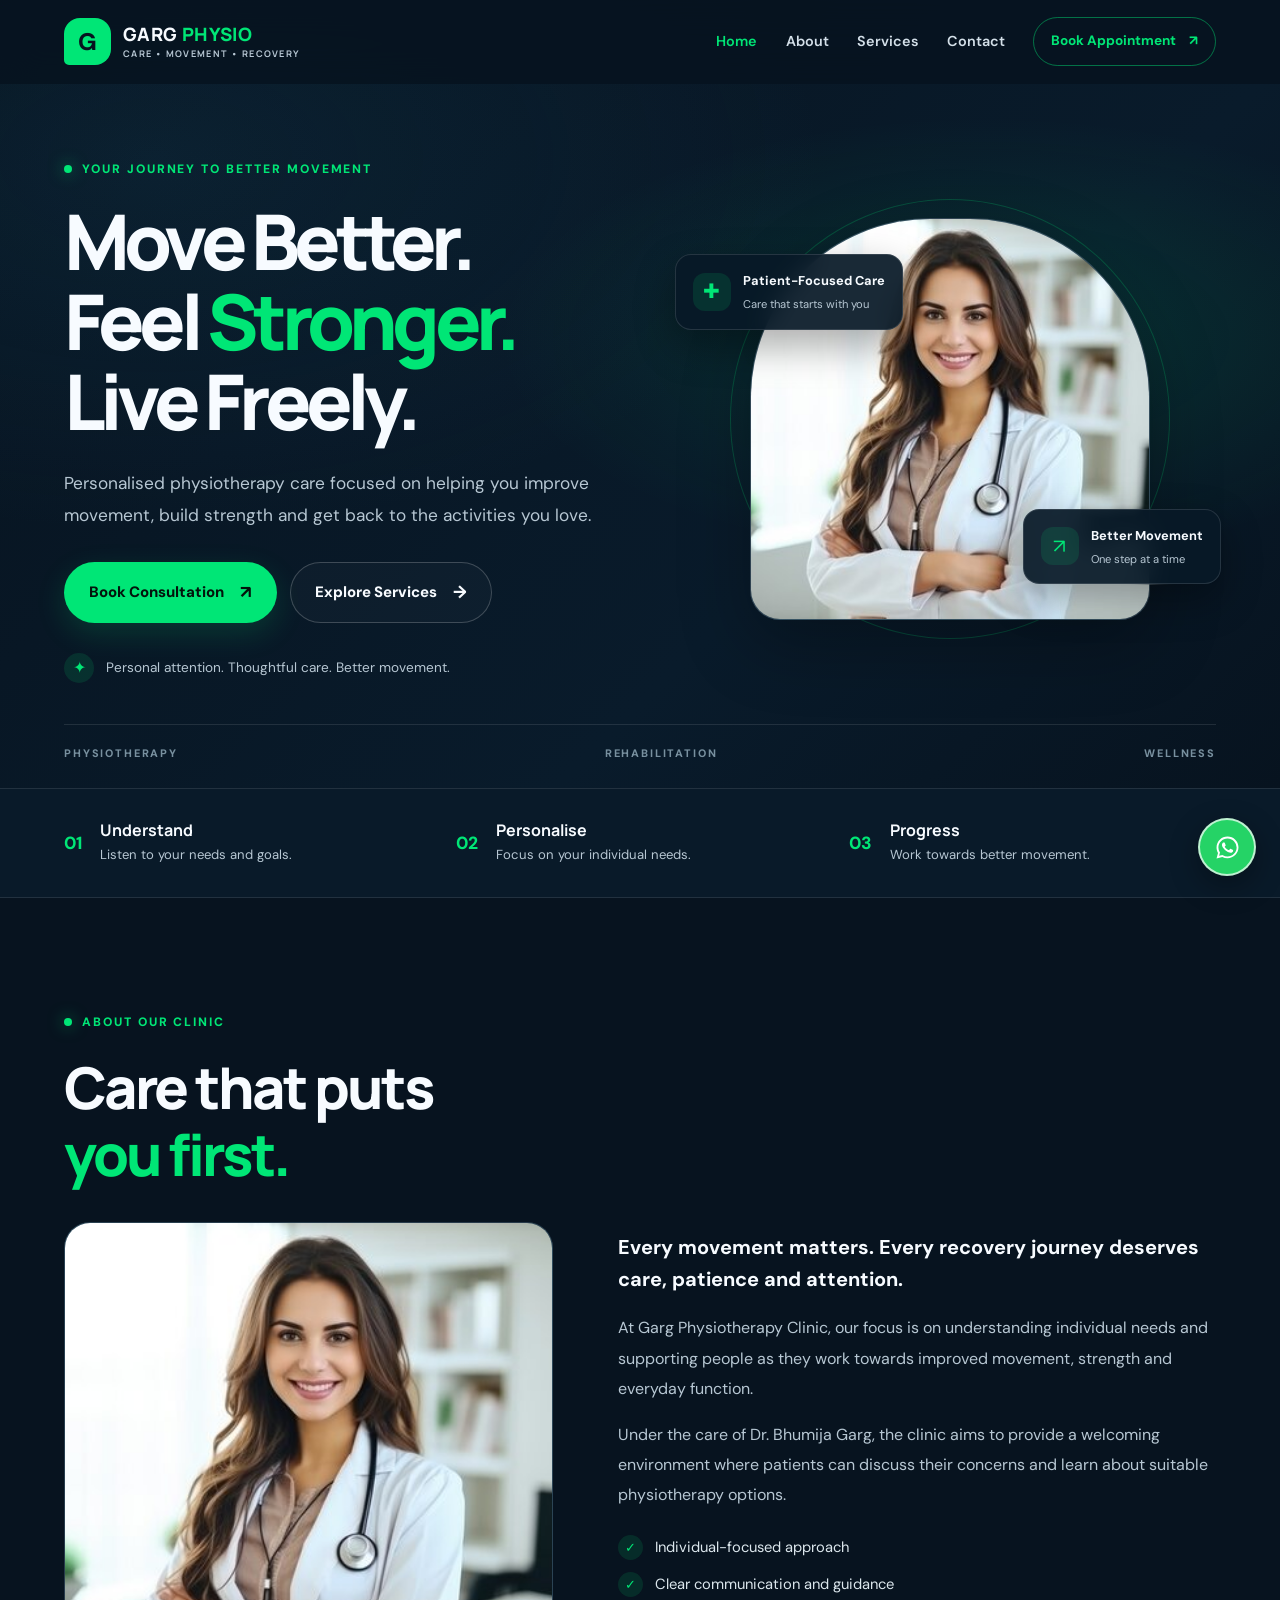
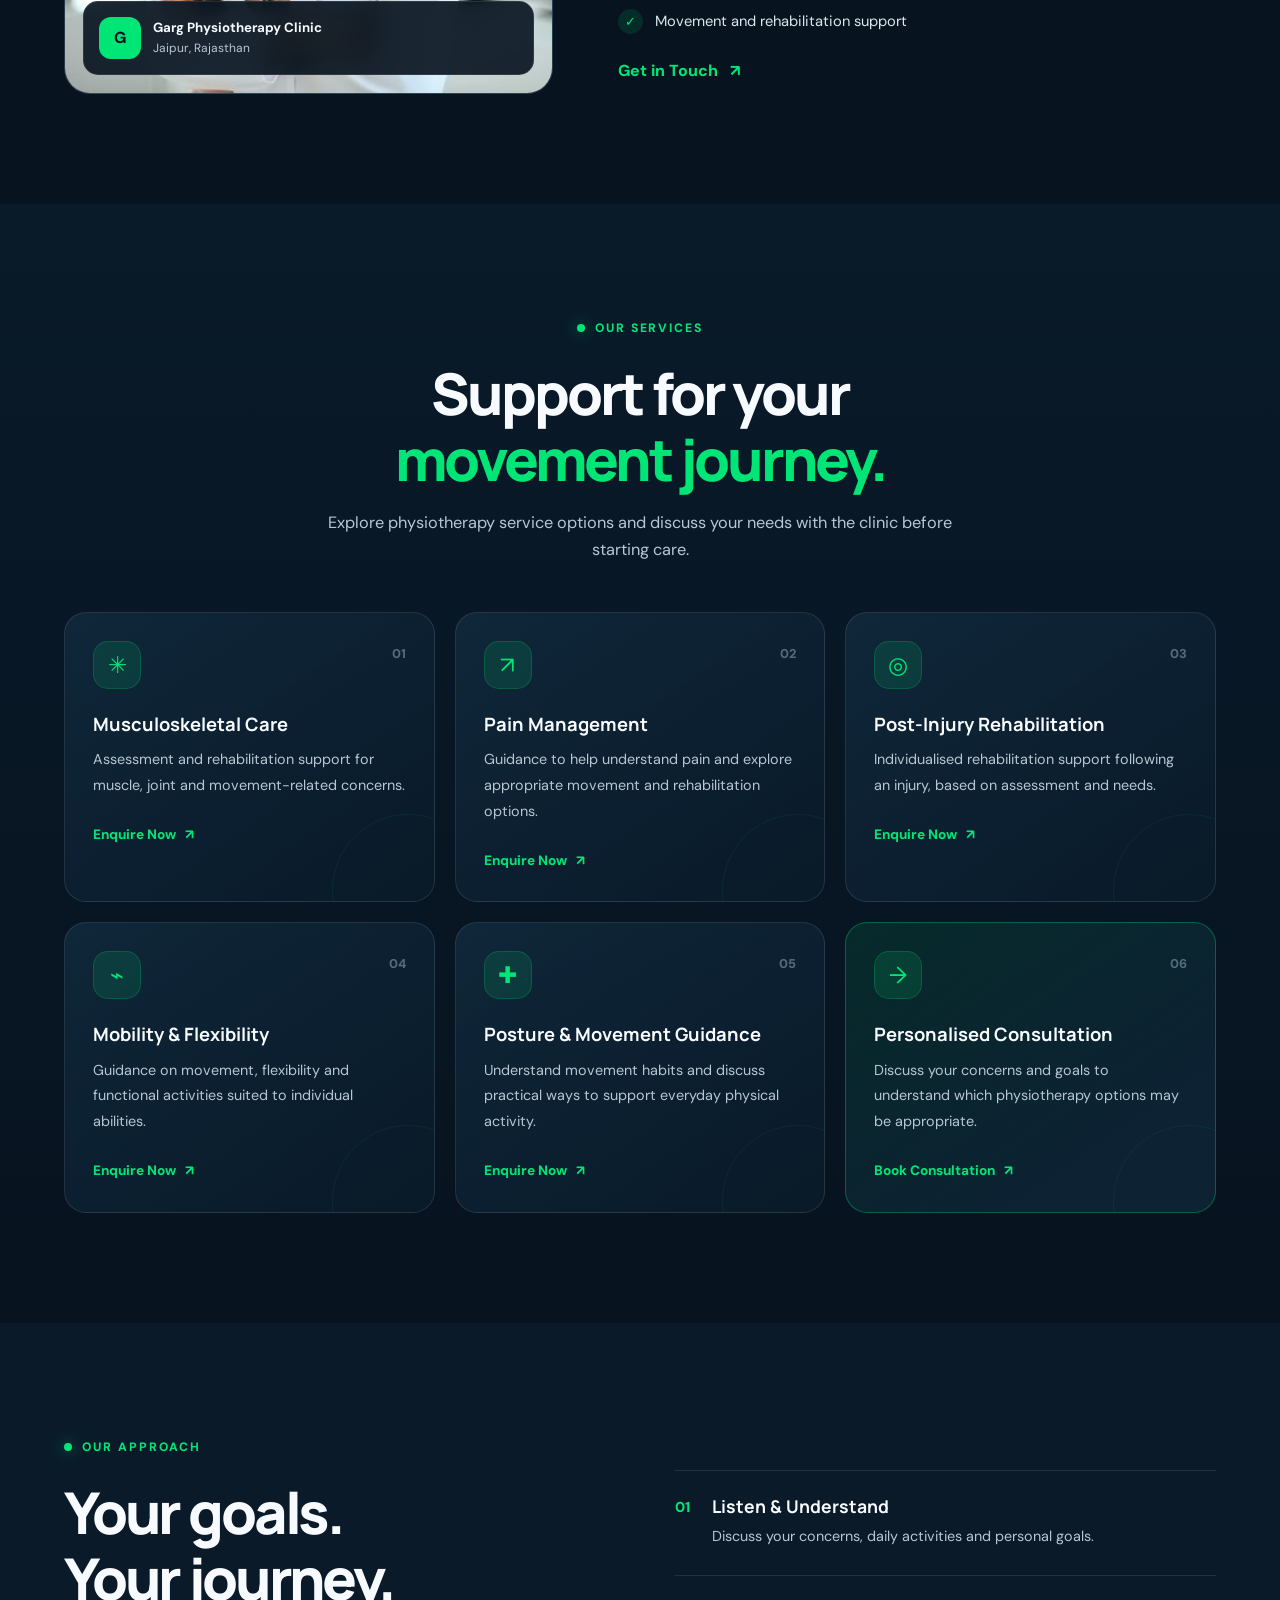
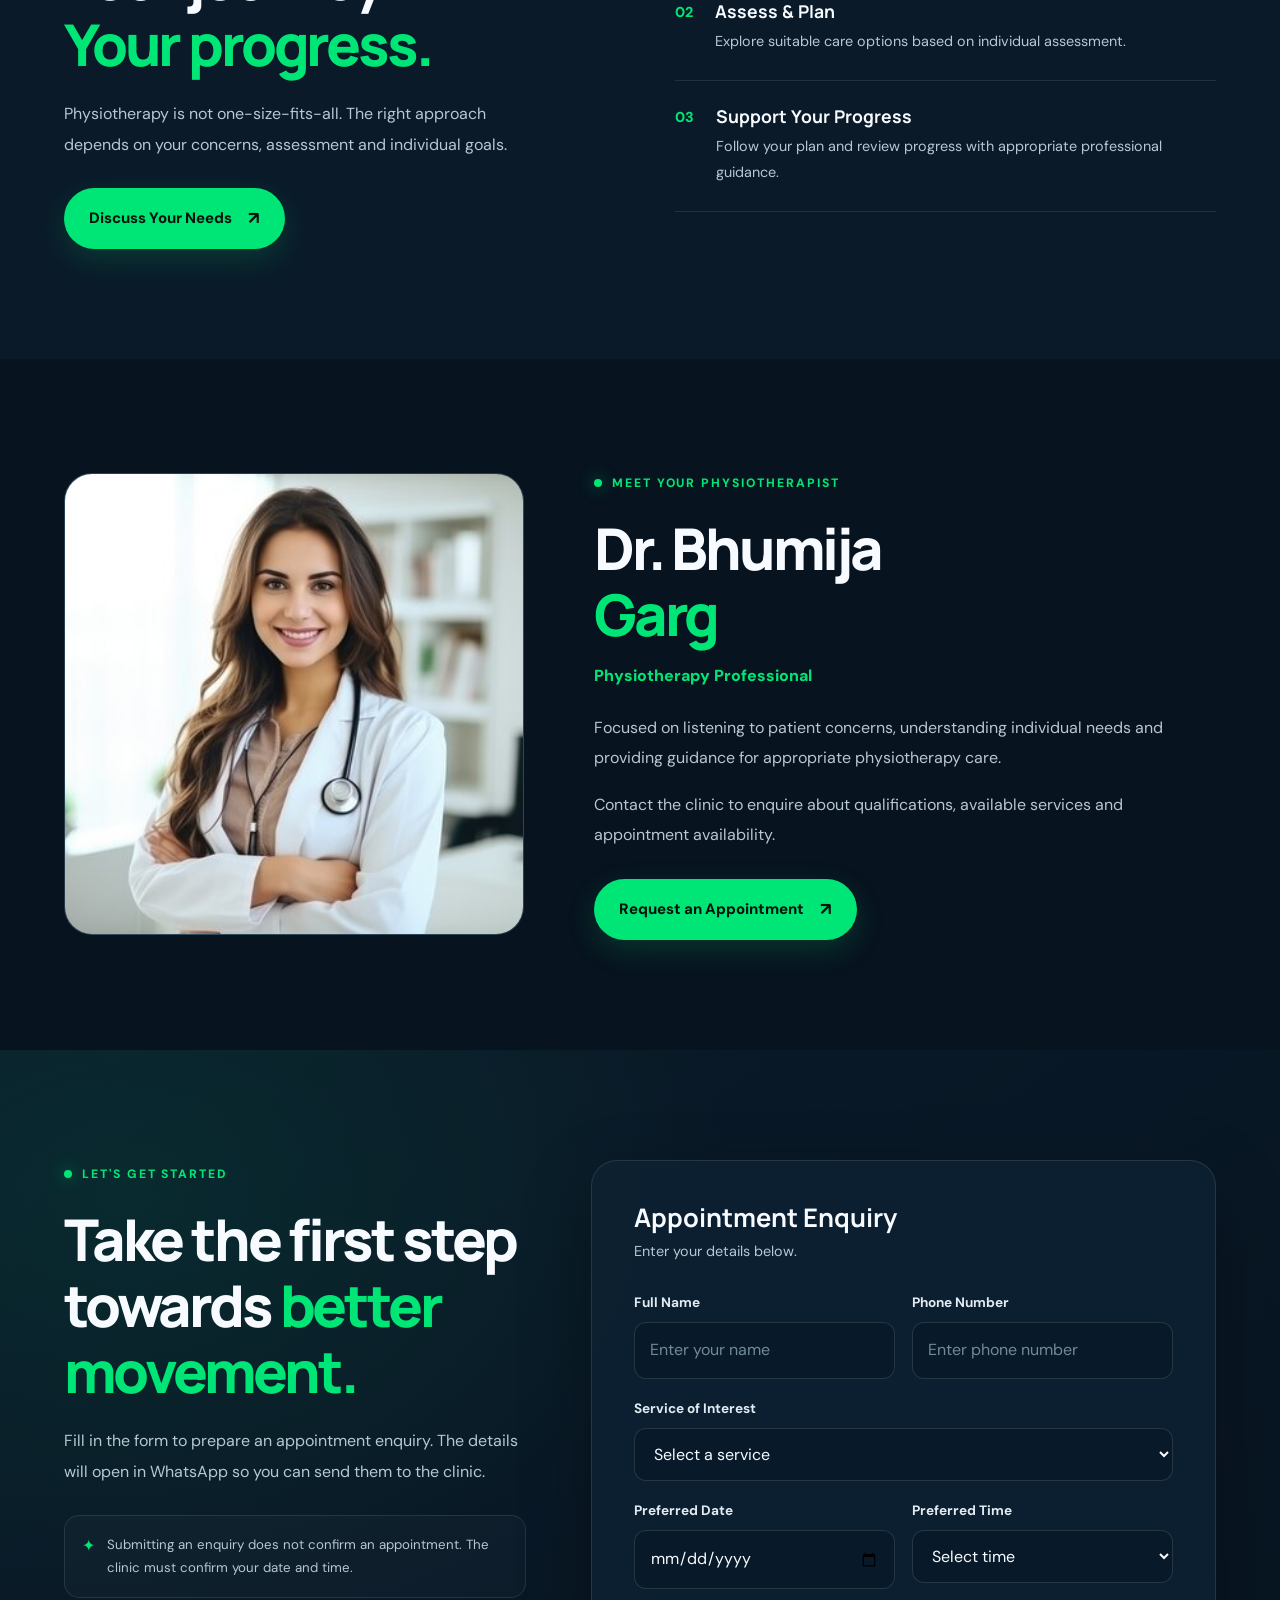
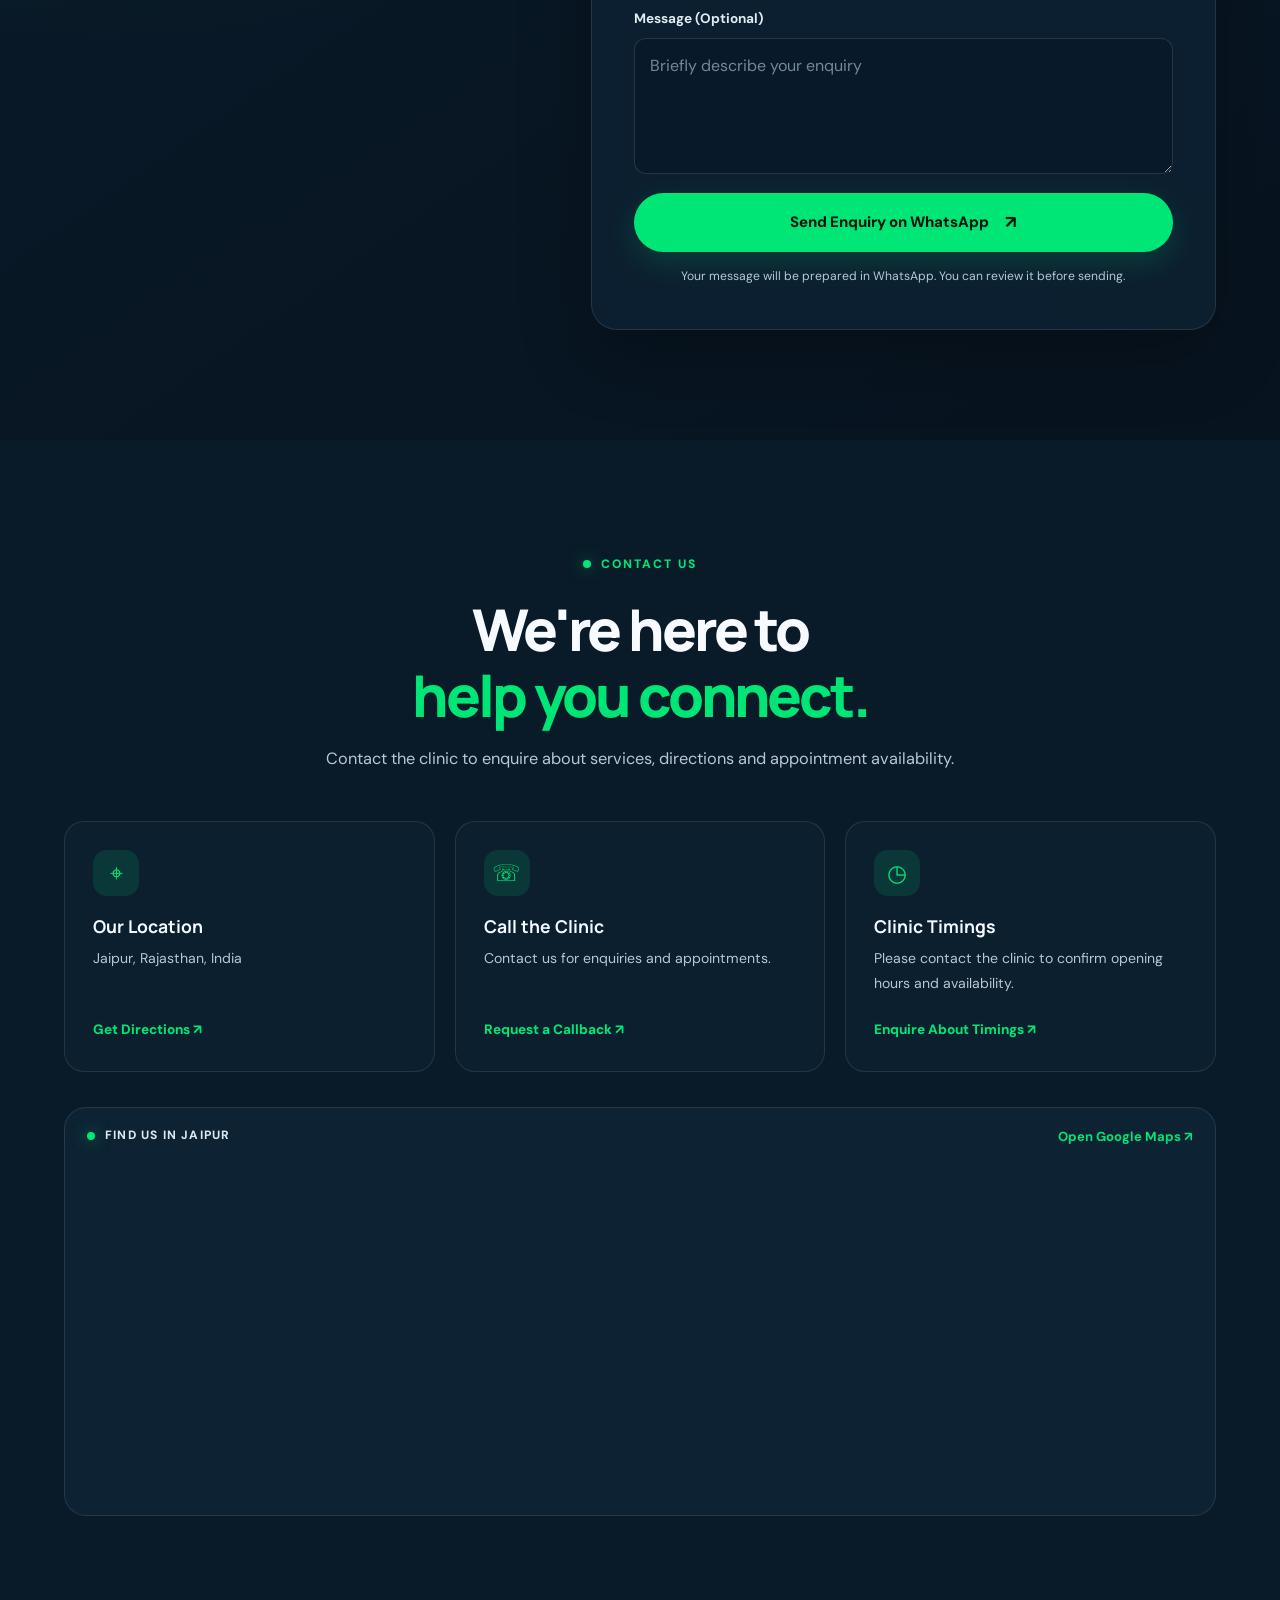
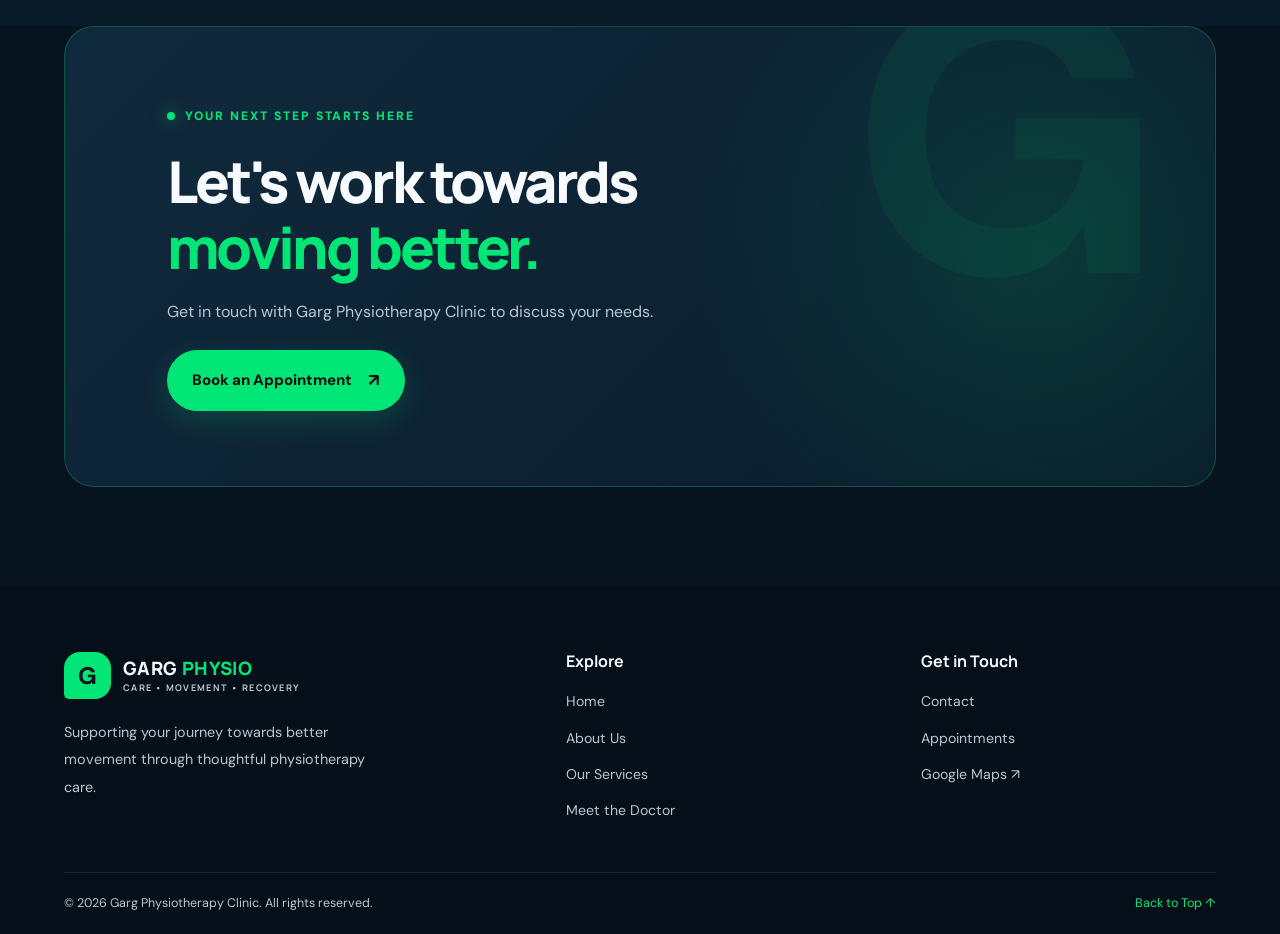
<file: index.html>
<!DOCTYPE html>
<html lang="en">
<head>
    <meta charset="UTF-8">
    <meta name="viewport" content="width=device-width, initial-scale=1.0">

    <title>Garg Physiotherapy Clinic | Dr. Bhumija Garg</title>

    <meta name="description"
        content="Garg Physiotherapy Clinic in Jaipur. Explore physiotherapy services, consultation and appointment information with Dr. Bhumija Garg.">

    <meta name="theme-color" content="#0b1728">

    <link rel="icon" type="image/png" href="images/logo.png">
    <link rel="stylesheet" href="style.css">

    <link rel="preconnect" href="https://fonts.googleapis.com">
    <link rel="preconnect" href="https://fonts.gstatic.com" crossorigin>

    <link href="https://fonts.googleapis.com/css2?family=DM+Sans:wght@400;500;600;700&family=Manrope:wght@400;500;600;700;800&display=swap"
        rel="stylesheet">
</head>

<body>

    <!-- LOADING SCREEN -->
    <div class="loader" id="loader">
        <div class="loader-content">
            <div class="loader-icon">G</div>
            <h2>GARG <span>PHYSIOTHERAPY</span></h2>
            <p>Helping You Move Better</p>
            <div class="loader-line"></div>
        </div>
    </div>


    <!-- NAVBAR -->
    <header class="navbar" id="navbar">

        <a href="#home" class="logo">
            <div class="logo-icon">G</div>

            <div class="logo-text">
                <h2>GARG <span>PHYSIO</span></h2>
                <p>CARE • MOVEMENT • RECOVERY</p>
            </div>
        </a>

        <nav class="nav-links" id="navLinks">
            <a href="#home">Home</a>
            <a href="#about">About</a>
            <a href="#services">Services</a>
            <a href="#contact">Contact</a>

            <a href="#appointment" class="nav-appointment">
                Book Appointment <span>↗</span>
            </a>
        </nav>

        <button class="menu-toggle" id="menuToggle"
            aria-label="Toggle navigation"
            aria-expanded="false">
            <span></span>
            <span></span>
            <span></span>
        </button>

    </header>


    <main>

        <!-- HERO SECTION -->
        <section class="hero" id="home">

            <div class="hero-background"></div>

            <div class="hero-content">

                <div class="eyebrow">
                    <span class="eyebrow-dot"></span>
                    YOUR JOURNEY TO BETTER MOVEMENT
                </div>

                <h1>
                    Move Better.<br>
                    Feel <span>Stronger.</span><br>
                    Live Freely.
                </h1>

                <p class="hero-description">
                    Personalised physiotherapy care focused on helping
                    you improve movement, build strength and get back
                    to the activities you love.
                </p>

                <div class="hero-buttons">
                    <a href="#appointment" class="btn btn-primary">
                        Book Consultation <span>↗</span>
                    </a>

                    <a href="#services" class="btn btn-outline">
                        Explore Services <span>→</span>
                    </a>
                </div>

                <div class="hero-note">
                    <span class="note-icon">✦</span>
                    <p>Personal attention. Thoughtful care. Better movement.</p>
                </div>

            </div>


            <div class="hero-visual">

                <div class="hero-image-wrap">
                    <img
                        src="images/doctor.jpg"
                        alt="Dr. Bhumija Garg - Physiotherapy"
                        class="hero-doctor-image"
                        onerror="this.style.display='none';"
                    >

                    <div class="image-placeholder">
                        <span>G</span>
                        <p>Garg Physiotherapy Clinic</p>
                    </div>
                </div>

                <div class="floating-card floating-card-top">
                    <span class="floating-icon">✚</span>
                    <div>
                        <strong>Patient-Focused Care</strong>
                        <small>Care that starts with you</small>
                    </div>
                </div>

                <div class="floating-card floating-card-bottom">
                    <span class="floating-icon">↗</span>
                    <div>
                        <strong>Better Movement</strong>
                        <small>One step at a time</small>
                    </div>
                </div>

                <div class="hero-circle"></div>

            </div>

            <div class="hero-bottom">
                <span>PHYSIOTHERAPY</span>
                <span>REHABILITATION</span>
                <span>WELLNESS</span>
            </div>

        </section>


        <!-- INTRO STRIP -->
        <section class="intro-strip">

            <div class="intro-item">
                <span class="intro-number">01</span>
                <div>
                    <h3>Understand</h3>
                    <p>Listen to your needs and goals.</p>
                </div>
            </div>

            <div class="intro-item">
                <span class="intro-number">02</span>
                <div>
                    <h3>Personalise</h3>
                    <p>Focus on your individual needs.</p>
                </div>
            </div>

            <div class="intro-item">
                <span class="intro-number">03</span>
                <div>
                    <h3>Progress</h3>
                    <p>Work towards better movement.</p>
                </div>
            </div>

        </section>


        <!-- ABOUT SECTION -->
        <section class="about section-padding" id="about">

            <div class="section-heading">
                <div class="eyebrow">
                    <span class="eyebrow-dot"></span>
                    ABOUT OUR CLINIC
                </div>

                <h2>
                    Care that puts<br>
                    <span>you first.</span>
                </h2>
            </div>

            <div class="about-grid">

                <div class="about-image">
                    <img
                        src="images/doctor.jpg"
                        alt="Dr. Bhumija Garg"
                        loading="lazy"
                        onerror="this.style.display='none';"
                    >

                    <div class="about-image-label">
                        <span>G</span>
                        <div>
                            <strong>Garg Physiotherapy Clinic</strong>
                            <small>Jaipur, Rajasthan</small>
                        </div>
                    </div>
                </div>

                <div class="about-content">

                    <p class="about-lead">
                        Every movement matters. Every recovery journey
                        deserves care, patience and attention.
                    </p>

                    <p>
                        At Garg Physiotherapy Clinic, our focus is on
                        understanding individual needs and supporting
                        people as they work towards improved movement,
                        strength and everyday function.
                    </p>

                    <p>
                        Under the care of Dr. Bhumija Garg, the clinic
                        aims to provide a welcoming environment where
                        patients can discuss their concerns and learn
                        about suitable physiotherapy options.
                    </p>

                    <div class="about-points">

                        <div class="about-point">
                            <span>✓</span>
                            <p>Individual-focused approach</p>
                        </div>

                        <div class="about-point">
                            <span>✓</span>
                            <p>Clear communication and guidance</p>
                        </div>

                        <div class="about-point">
                            <span>✓</span>
                            <p>Movement and rehabilitation support</p>
                        </div>

                    </div>

                    <a href="#appointment" class="text-link">
                        Get in Touch <span>↗</span>
                    </a>

                </div>

            </div>

        </section>


        <!-- SERVICES SECTION -->
        <section class="services section-padding" id="services">

            <div class="section-heading centered">

                <div class="eyebrow">
                    <span class="eyebrow-dot"></span>
                    OUR SERVICES
                </div>

                <h2>
                    Support for your<br>
                    <span>movement journey.</span>
                </h2>

                <p>
                    Explore physiotherapy service options and discuss
                    your needs with the clinic before starting care.
                </p>

            </div>


            <div class="services-grid">

                <article class="service-card">
                    <div class="service-icon">✳</div>
                    <span class="service-number">01</span>
                    <h3>Musculoskeletal Care</h3>
                    <p>
                        Assessment and rehabilitation support for
                        muscle, joint and movement-related concerns.
                    </p>
                    <a href="#appointment" class="service-link">
                        Enquire Now <span>↗</span>
                    </a>
                </article>


                <article class="service-card">
                    <div class="service-icon">↗</div>
                    <span class="service-number">02</span>
                    <h3>Pain Management</h3>
                    <p>
                        Guidance to help understand pain and explore
                        appropriate movement and rehabilitation options.
                    </p>
                    <a href="#appointment" class="service-link">
                        Enquire Now <span>↗</span>
                    </a>
                </article>


                <article class="service-card">
                    <div class="service-icon">◎</div>
                    <span class="service-number">03</span>
                    <h3>Post-Injury Rehabilitation</h3>
                    <p>
                        Individualised rehabilitation support following
                        an injury, based on assessment and needs.
                    </p>
                    <a href="#appointment" class="service-link">
                        Enquire Now <span>↗</span>
                    </a>
                </article>


                <article class="service-card">
                    <div class="service-icon">⌁</div>
                    <span class="service-number">04</span>
                    <h3>Mobility & Flexibility</h3>
                    <p>
                        Guidance on movement, flexibility and functional
                        activities suited to individual abilities.
                    </p>
                    <a href="#appointment" class="service-link">
                        Enquire Now <span>↗</span>
                    </a>
                </article>


                <article class="service-card">
                    <div class="service-icon">✚</div>
                    <span class="service-number">05</span>
                    <h3>Posture & Movement Guidance</h3>
                    <p>
                        Understand movement habits and discuss practical
                        ways to support everyday physical activity.
                    </p>
                    <a href="#appointment" class="service-link">
                        Enquire Now <span>↗</span>
                    </a>
                </article>


                <article class="service-card service-card-highlight">
                    <div class="service-icon">→</div>
                    <span class="service-number">06</span>
                    <h3>Personalised Consultation</h3>
                    <p>
                        Discuss your concerns and goals to understand
                        which physiotherapy options may be appropriate.
                    </p>
                    <a href="#appointment" class="service-link">
                        Book Consultation <span>↗</span>
                    </a>
                </article>

            </div>

        </section>


        <!-- APPROACH SECTION -->
        <section class="approach section-padding">

            <div class="approach-content">

                <div class="eyebrow">
                    <span class="eyebrow-dot"></span>
                    OUR APPROACH
                </div>

                <h2>
                    Your goals.<br>
                    Your journey.<br>
                    <span>Your progress.</span>
                </h2>

                <p>
                    Physiotherapy is not one-size-fits-all.
                    The right approach depends on your concerns,
                    assessment and individual goals.
                </p>

                <a href="#appointment" class="btn btn-primary">
                    Discuss Your Needs <span>↗</span>
                </a>

            </div>

            <div class="approach-steps">

                <div class="approach-step">
                    <span>01</span>
                    <div>
                        <h3>Listen & Understand</h3>
                        <p>
                            Discuss your concerns, daily activities
                            and personal goals.
                        </p>
                    </div>
                </div>

                <div class="approach-step">
                    <span>02</span>
                    <div>
                        <h3>Assess & Plan</h3>
                        <p>
                            Explore suitable care options based on
                            individual assessment.
                        </p>
                    </div>
                </div>

                <div class="approach-step">
                    <span>03</span>
                    <div>
                        <h3>Support Your Progress</h3>
                        <p>
                            Follow your plan and review progress
                            with appropriate professional guidance.
                        </p>
                    </div>
                </div>

            </div>

        </section>


        <!-- DOCTOR SECTION -->
        <section class="doctor section-padding" id="doctor">

            <div class="doctor-grid">

                <div class="doctor-photo">
                    <img
                        src="images/doctor.jpg"
                        alt="Dr. Bhumija Garg - Garg Physiotherapy Clinic"
                        loading="lazy"
                        onerror="this.style.display='none';"
                    >
                </div>

                <div class="doctor-details">

                    <div class="eyebrow">
                        <span class="eyebrow-dot"></span>
                        MEET YOUR PHYSIOTHERAPIST
                    </div>

                    <h2>
                        Dr. Bhumija<br>
                        <span>Garg</span>
                    </h2>

                    <p class="doctor-role">
                        Physiotherapy Professional
                    </p>

                    <p>
                        Focused on listening to patient concerns,
                        understanding individual needs and providing
                        guidance for appropriate physiotherapy care.
                    </p>

                    <p>
                        Contact the clinic to enquire about
                        qualifications, available services and
                        appointment availability.
                    </p>

                    <a href="#appointment" class="btn btn-primary">
                        Request an Appointment <span>↗</span>
                    </a>

                </div>

            </div>

        </section>


        <!-- APPOINTMENT SECTION -->
        <section class="appointment section-padding" id="appointment">

            <div class="appointment-grid">

                <div class="appointment-info">

                    <div class="eyebrow">
                        <span class="eyebrow-dot"></span>
                        LET'S GET STARTED
                    </div>

                    <h2>
                        Take the first step<br>
                        towards <span>better movement.</span>
                    </h2>

                    <p>
                        Fill in the form to prepare an appointment
                        enquiry. The details will open in WhatsApp
                        so you can send them to the clinic.
                    </p>

                    <div class="appointment-note">
                        <span>✦</span>
                        <p>
                            Submitting an enquiry does not confirm
                            an appointment. The clinic must confirm
                            your date and time.
                        </p>
                    </div>

                </div>


                <form class="appointment-form" id="appointmentForm">

                    <h3>Appointment Enquiry</h3>

                    <p class="form-subtitle">
                        Enter your details below.
                    </p>

                    <div class="form-row">

                        <div class="form-group">
                            <label for="patientName">Full Name</label>
                            <input
                                type="text"
                                id="patientName"
                                name="name"
                                placeholder="Enter your name"
                                required
                            >
                        </div>

                        <div class="form-group">
                            <label for="patientPhone">Phone Number</label>
                            <input
                                type="tel"
                                id="patientPhone"
                                name="phone"
                                placeholder="Enter phone number"
                                pattern="[0-9+\-\s]{10,16}"
                                required
                            >
                        </div>

                    </div>


                    <div class="form-group">
                        <label for="serviceSelect">Service of Interest</label>

                        <select id="serviceSelect" name="service" required>
                            <option value="">Select a service</option>
                            <option>Musculoskeletal Care</option>
                            <option>Pain Management</option>
                            <option>Post-Injury Rehabilitation</option>
                            <option>Mobility & Flexibility</option>
                            <option>Posture & Movement Guidance</option>
                            <option>Personalised Consultation</option>
                            <option>Other / Not Sure</option>
                        </select>
                    </div>


                    <div class="form-row">

                        <div class="form-group">
                            <label for="appointmentDate">Preferred Date</label>
                            <input
                                type="date"
                                id="appointmentDate"
                                name="date"
                            >
                        </div>

                        <div class="form-group">
                            <label for="appointmentTime">Preferred Time</label>
                            <select id="appointmentTime" name="time">
                                <option value="">Select time</option>
                                <option>Morning</option>
                                <option>Afternoon</option>
                                <option>Evening</option>
                            </select>
                        </div>

                    </div>


                    <div class="form-group">
                        <label for="patientMessage">
                            Message (Optional)
                        </label>

                        <textarea
                            id="patientMessage"
                            name="message"
                            rows="4"
                            placeholder="Briefly describe your enquiry"
                        ></textarea>
                    </div>


                    <button type="submit" class="btn btn-primary form-submit">
                        Send Enquiry on WhatsApp <span>↗</span>
                    </button>

                    <p class="form-privacy">
                        Your message will be prepared in WhatsApp.
                        You can review it before sending.
                    </p>

                </form>

            </div>

        </section>


        <!-- CONTACT SECTION -->
        <section class="contact section-padding" id="contact">

            <div class="section-heading centered">

                <div class="eyebrow">
                    <span class="eyebrow-dot"></span>
                    CONTACT US
                </div>

                <h2>
                    We're here to<br>
                    <span>help you connect.</span>
                </h2>

                <p>
                    Contact the clinic to enquire about services,
                    directions and appointment availability.
                </p>

            </div>


            <div class="contact-grid">

                <div class="contact-card">

                    <div class="contact-icon">⌖</div>

                    <h3>Our Location</h3>

                    <p>
                        Jaipur, Rajasthan, India
                    </p>

                    <a href="https://www.google.com/maps/search/?api=1&query=Garg+Physiotherapy+Clinic+Jaipur"
                       target="_blank"
                       rel="noopener noreferrer">
                        Get Directions ↗
                    </a>

                </div>


                <div class="contact-card">

                    <div class="contact-icon">☏</div>

                    <h3>Call the Clinic</h3>

                    <p>
                        Contact us for enquiries and appointments.
                    </p>

                    <a href="#appointment">
                        Request a Callback ↗
                    </a>

                </div>


                <div class="contact-card">

                    <div class="contact-icon">◷</div>

                    <h3>Clinic Timings</h3>

                    <p>
                        Please contact the clinic to confirm
                        opening hours and availability.
                    </p>

                    <a href="#appointment">
                        Enquire About Timings ↗
                    </a>

                </div>

            </div>


            <!-- GOOGLE MAP -->
            <div class="map-wrapper">

                <div class="map-heading">
                    <div>
                        <span class="eyebrow-dot"></span>
                        <span>FIND US IN JAIPUR</span>
                    </div>

                    <a
                        href="https://www.google.com/maps/search/?api=1&query=Garg+Physiotherapy+Clinic+Jaipur"
                        target="_blank"
                        rel="noopener noreferrer">
                        Open Google Maps ↗
                    </a>
                </div>

                <iframe
                    title="Find Garg Physiotherapy Clinic in Jaipur"
                    src="https://maps.google.com/maps?q=Garg%20Physiotherapy%20Clinic%20Jaipur&t=&z=13&ie=UTF8&iwloc=&output=embed"
                    width="100%"
                    height="350"
                    style="border:0;"
                    loading="lazy"
                    referrerpolicy="no-referrer-when-downgrade"
                    allowfullscreen>
                </iframe>

            </div>

        </section>


        <!-- FINAL CTA -->
        <section class="final-cta">

            <div class="final-cta-content">

                <div class="eyebrow">
                    <span class="eyebrow-dot"></span>
                    YOUR NEXT STEP STARTS HERE
                </div>

                <h2>
                    Let's work towards<br>
                    <span>moving better.</span>
                </h2>

                <p>
                    Get in touch with Garg Physiotherapy Clinic
                    to discuss your needs.
                </p>

                <a href="#appointment" class="btn btn-primary">
                    Book an Appointment <span>↗</span>
                </a>

            </div>

            <div class="cta-decoration">G</div>

        </section>

    </main>


    <!-- FOOTER -->
    <footer class="footer">

        <div class="footer-main">

            <div class="footer-brand">

                <a href="#home" class="logo">
                    <div class="logo-icon">G</div>

                    <div class="logo-text">
                        <h2>GARG <span>PHYSIO</span></h2>
                        <p>CARE • MOVEMENT • RECOVERY</p>
                    </div>
                </a>

                <p class="footer-description">
                    Supporting your journey towards better movement
                    through thoughtful physiotherapy care.
                </p>

            </div>


            <div class="footer-links">
                <h3>Explore</h3>
                <a href="#home">Home</a>
                <a href="#about">About Us</a>
                <a href="#services">Our Services</a>
                <a href="#doctor">Meet the Doctor</a>
            </div>


            <div class="footer-links">
                <h3>Get in Touch</h3>
                <a href="#contact">Contact</a>
                <a href="#appointment">Appointments</a>
                <a href="https://www.google.com/maps/search/?api=1&query=Garg+Physiotherapy+Clinic+Jaipur"
                   target="_blank"
                   rel="noopener noreferrer">
                    Google Maps ↗
                </a>
            </div>

        </div>


        <div class="footer-bottom">

            <p>
                © <span id="currentYear"></span>
                Garg Physiotherapy Clinic. All rights reserved.
            </p>

            <a href="#home">
                Back to Top ↑
            </a>

        </div>

    </footer>


    <!-- WHATSAPP FLOATING BUTTON -->
    <a
        href="https://wa.me/?text=Hello%2C%20I%20would%20like%20to%20enquire%20about%20Garg%20Physiotherapy%20Clinic."
        class="whatsapp-float"
        target="_blank"
        rel="noopener noreferrer"
        aria-label="Contact via WhatsApp"
        title="Contact via WhatsApp">

        <svg
            viewBox="0 0 32 32"
            width="27"
            height="27"
            fill="currentColor"
            aria-hidden="true">

            <path d="M16.02 3C8.85 3 3.02 8.79 3.02 15.93c0 2.28.6 4.51 1.75 6.47L3 29l6.82-1.78a13.1 13.1 0 0 0 6.2 1.57h.01c7.16 0 12.99-5.8 12.99-12.94C29.02 8.71 23.18 3 16.02 3zm0 23.57c-1.94 0-3.85-.52-5.53-1.5l-.4-.24-4.05 1.06 1.08-3.94-.26-.41a10.65 10.65 0 0 1-1.63-5.61c0-5.87 4.81-10.65 10.79-10.65 2.9 0 5.6 1.13 7.64 3.17a10.57 10.57 0 0 1 3.16 7.53c0 5.87-4.82 10.59-10.8 10.59zm5.92-7.95c-.32-.16-1.9-.93-2.2-1.03-.3-.11-.51-.16-.73.16-.22.32-.84 1.03-1.03 1.25-.19.21-.38.24-.7.08-.32-.16-1.36-.5-2.6-1.57-.96-.85-1.6-1.9-1.79-2.22-.19-.32-.02-.49.14-.65.15-.15.32-.38.49-.57.16-.19.21-.32.32-.54.11-.21.06-.4-.03-.57-.08-.16-.73-1.74-1-2.39-.26-.62-.53-.54-.73-.55h-.62c-.22 0-.57.08-.87.4-.3.32-1.14 1.1-1.14 2.68 0 1.58 1.17 3.1 1.33 3.31.16.22 2.3 3.5 5.58 4.9.78.33 1.39.54 1.86.69.78.25 1.49.21 2.05.13.63-.1 1.9-.77 2.17-1.52.27-.76.27-1.41.19-1.55-.08-.14-.3-.22-.62-.38z"/>
        </svg>

    </a>


    <!-- PAGE SCRIPT -->
    <script src="script.js"></script>

    <script>
        // Fallback loader
        window.addEventListener("load", function () {
            const loader = document.getElementById("loader");

            if (loader) {
                loader.classList.add("loader-hidden");
            }
        });

        // Footer year
        const yearElement = document.getElementById("currentYear");

        if (yearElement) {
            yearElement.textContent = new Date().getFullYear();
        }

        // Appointment enquiry through WhatsApp.
        // Replace the empty phone number with the clinic's
        // WhatsApp number including country code, digits only.
        const CLINIC_WHATSAPP_NUMBER = "";

        const appointmentForm =
            document.getElementById("appointmentForm");

        if (appointmentForm) {
            appointmentForm.addEventListener("submit", function (event) {
                event.preventDefault();

                const name =
                    document.getElementById("patientName").value.trim();

                const phone =
                    document.getElementById("patientPhone").value.trim();

                const service =
                    document.getElementById("serviceSelect").value;

                const date =
                    document.getElementById("appointmentDate").value || "Not specified";

                const time =
                    document.getElementById("appointmentTime").value || "Not specified";

                const message =
                    document.getElementById("patientMessage").value.trim() || "No additional message";

                const text =
                    "Hello, I would like to enquire about an appointment at Garg Physiotherapy Clinic.%0A%0A" +
                    "Name: " + encodeURIComponent(name) + "%0A" +
                    "Phone: " + encodeURIComponent(phone) + "%0A" +
                    "Service: " + encodeURIComponent(service) + "%0A" +
                    "Preferred Date: " + encodeURIComponent(date) + "%0A" +
                    "Preferred Time: " + encodeURIComponent(time) + "%0A" +
                    "Message: " + encodeURIComponent(message);

                const number = CLINIC_WHATSAPP_NUMBER.replace(/\D/g, "");

                const url = number
                    ? "https://wa.me/" + number + "?text=" + text
                    : "https://wa.me/?text=" + text;

                window.open(url, "_blank", "noopener,noreferrer");
            });
        }
    </script>

</body>
</html>
</file>
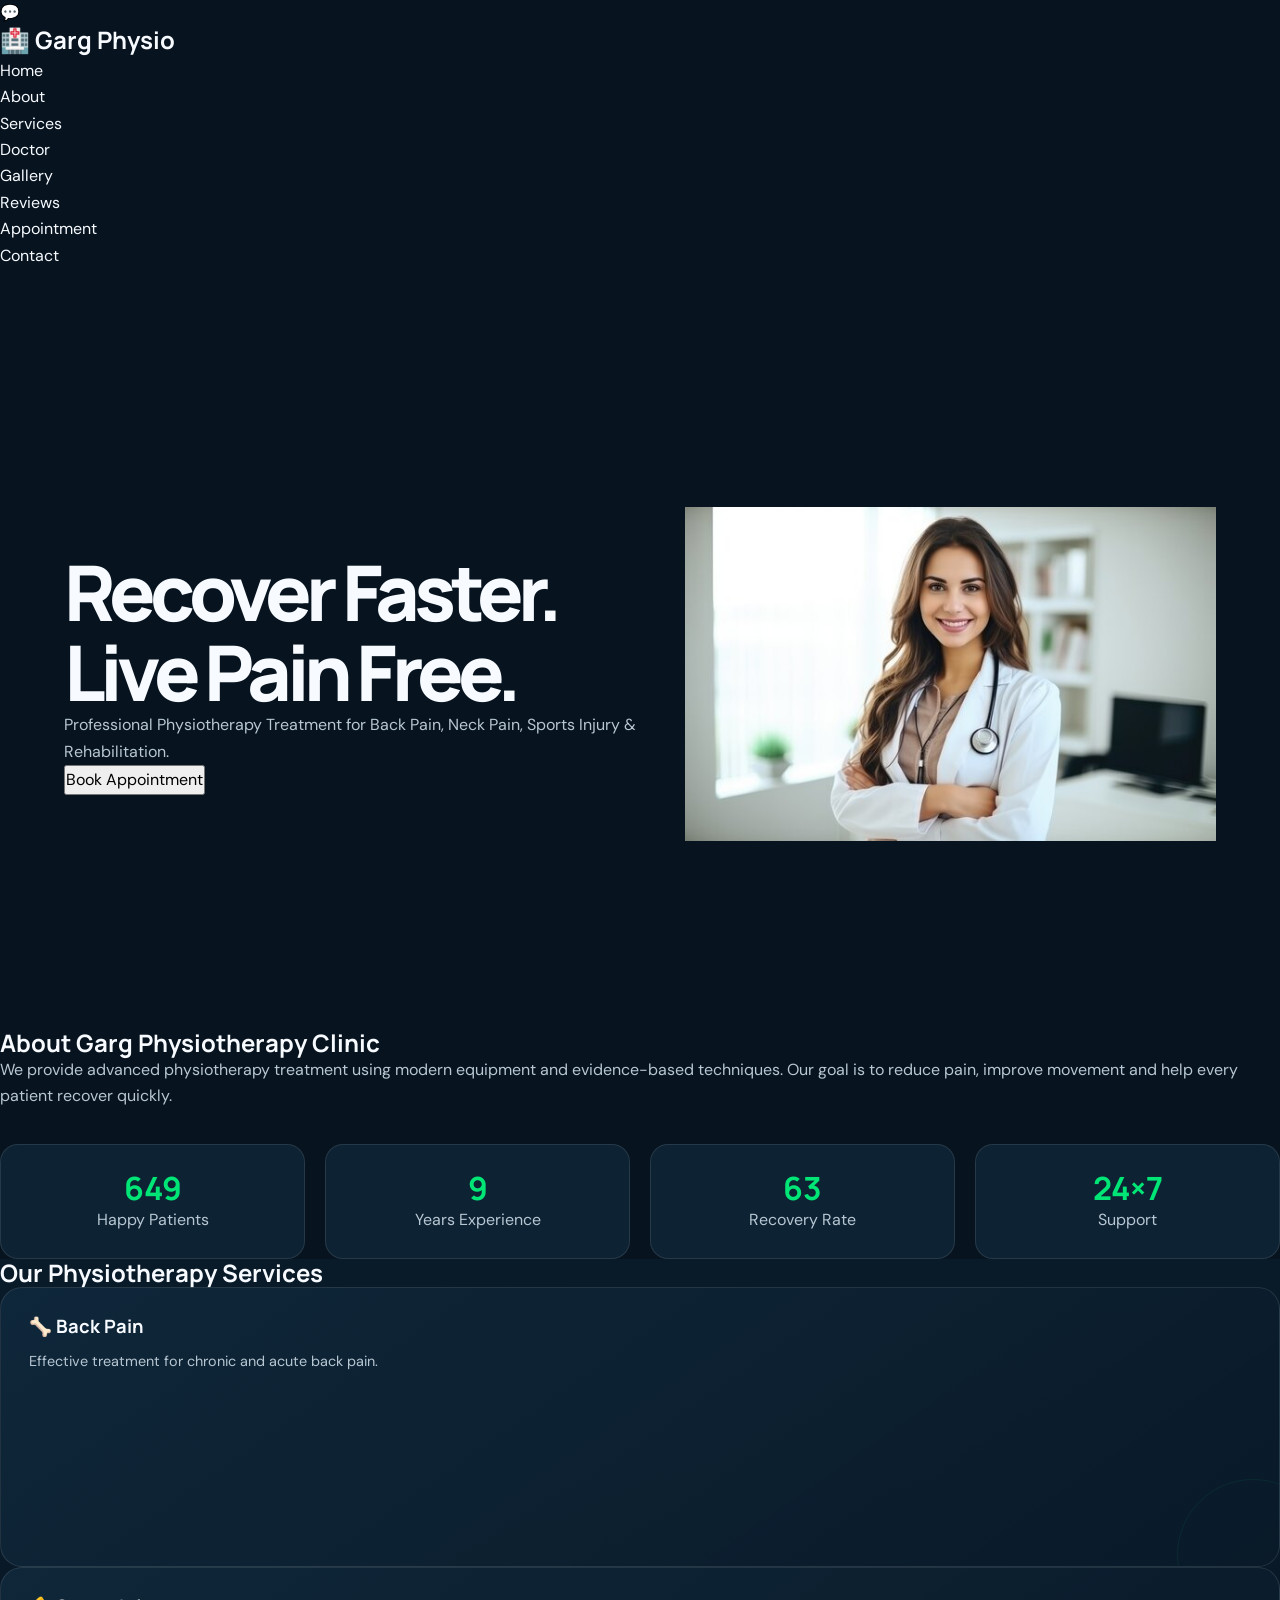
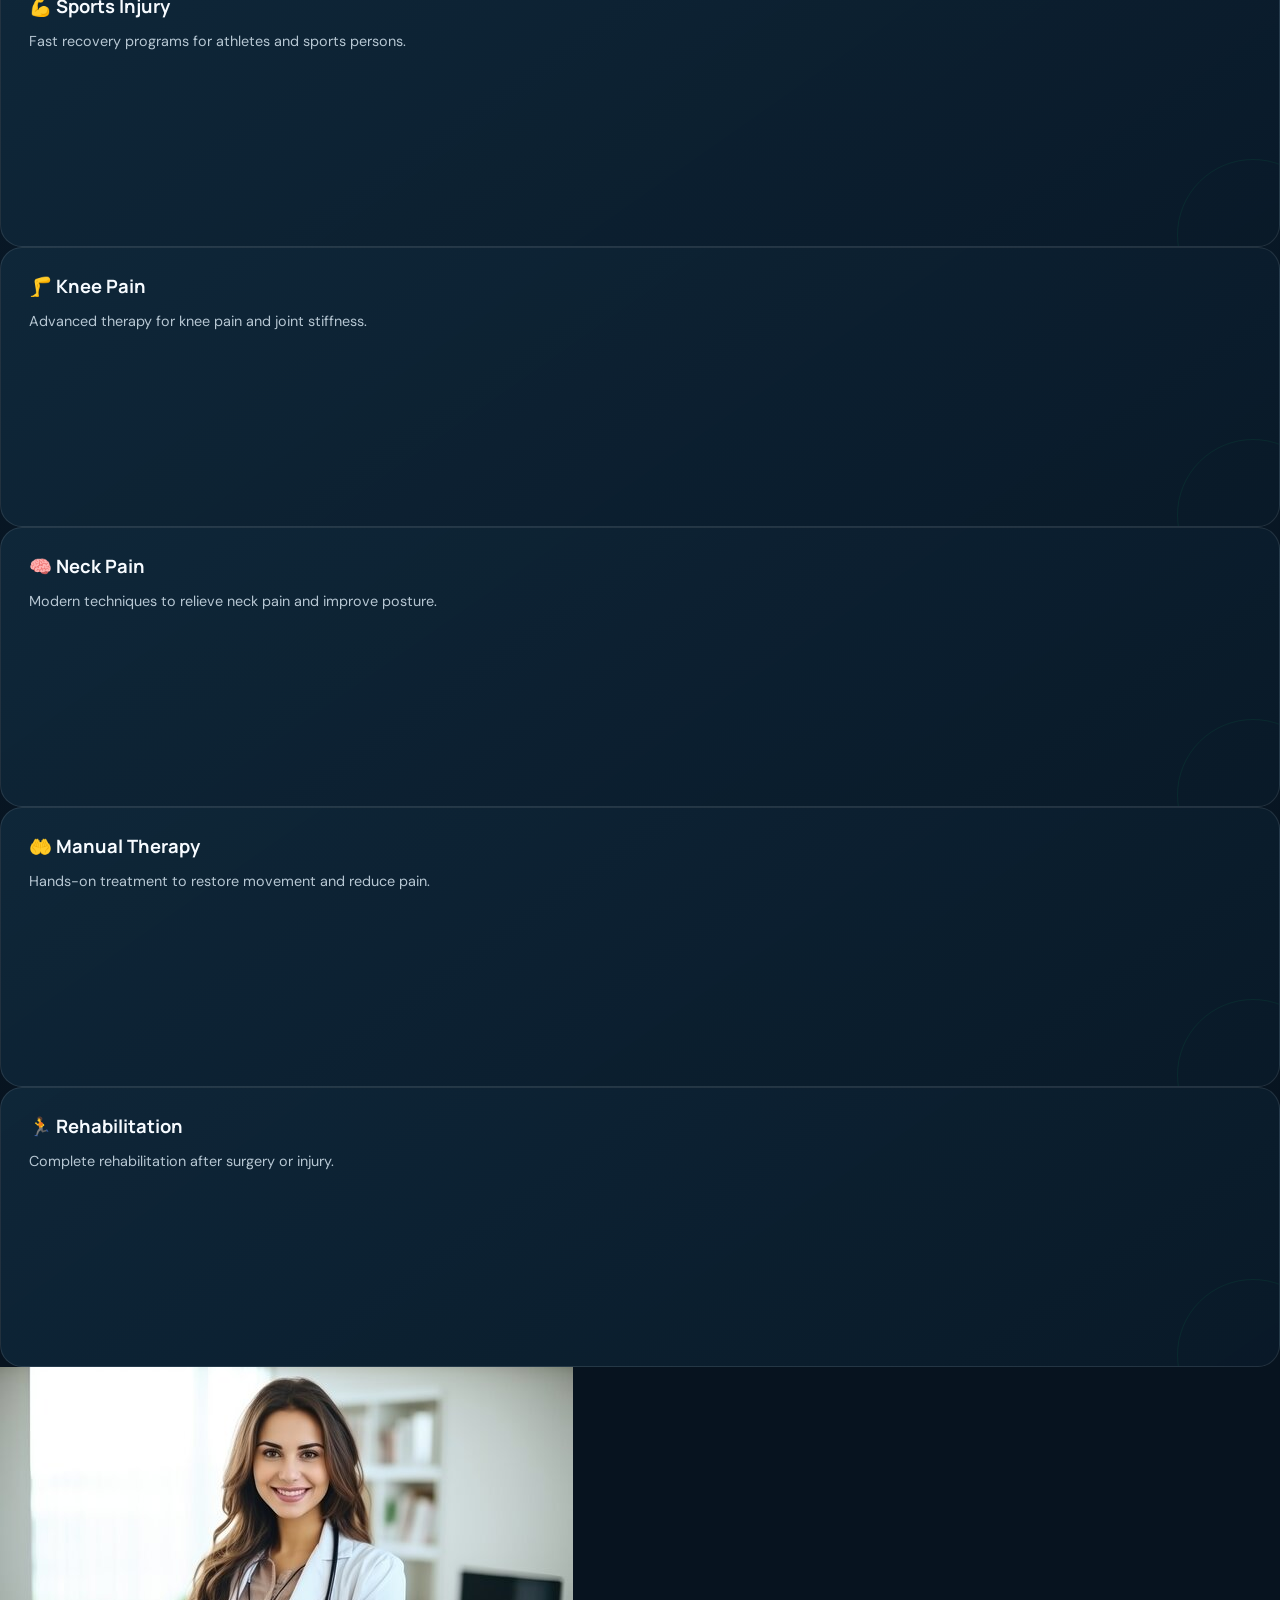
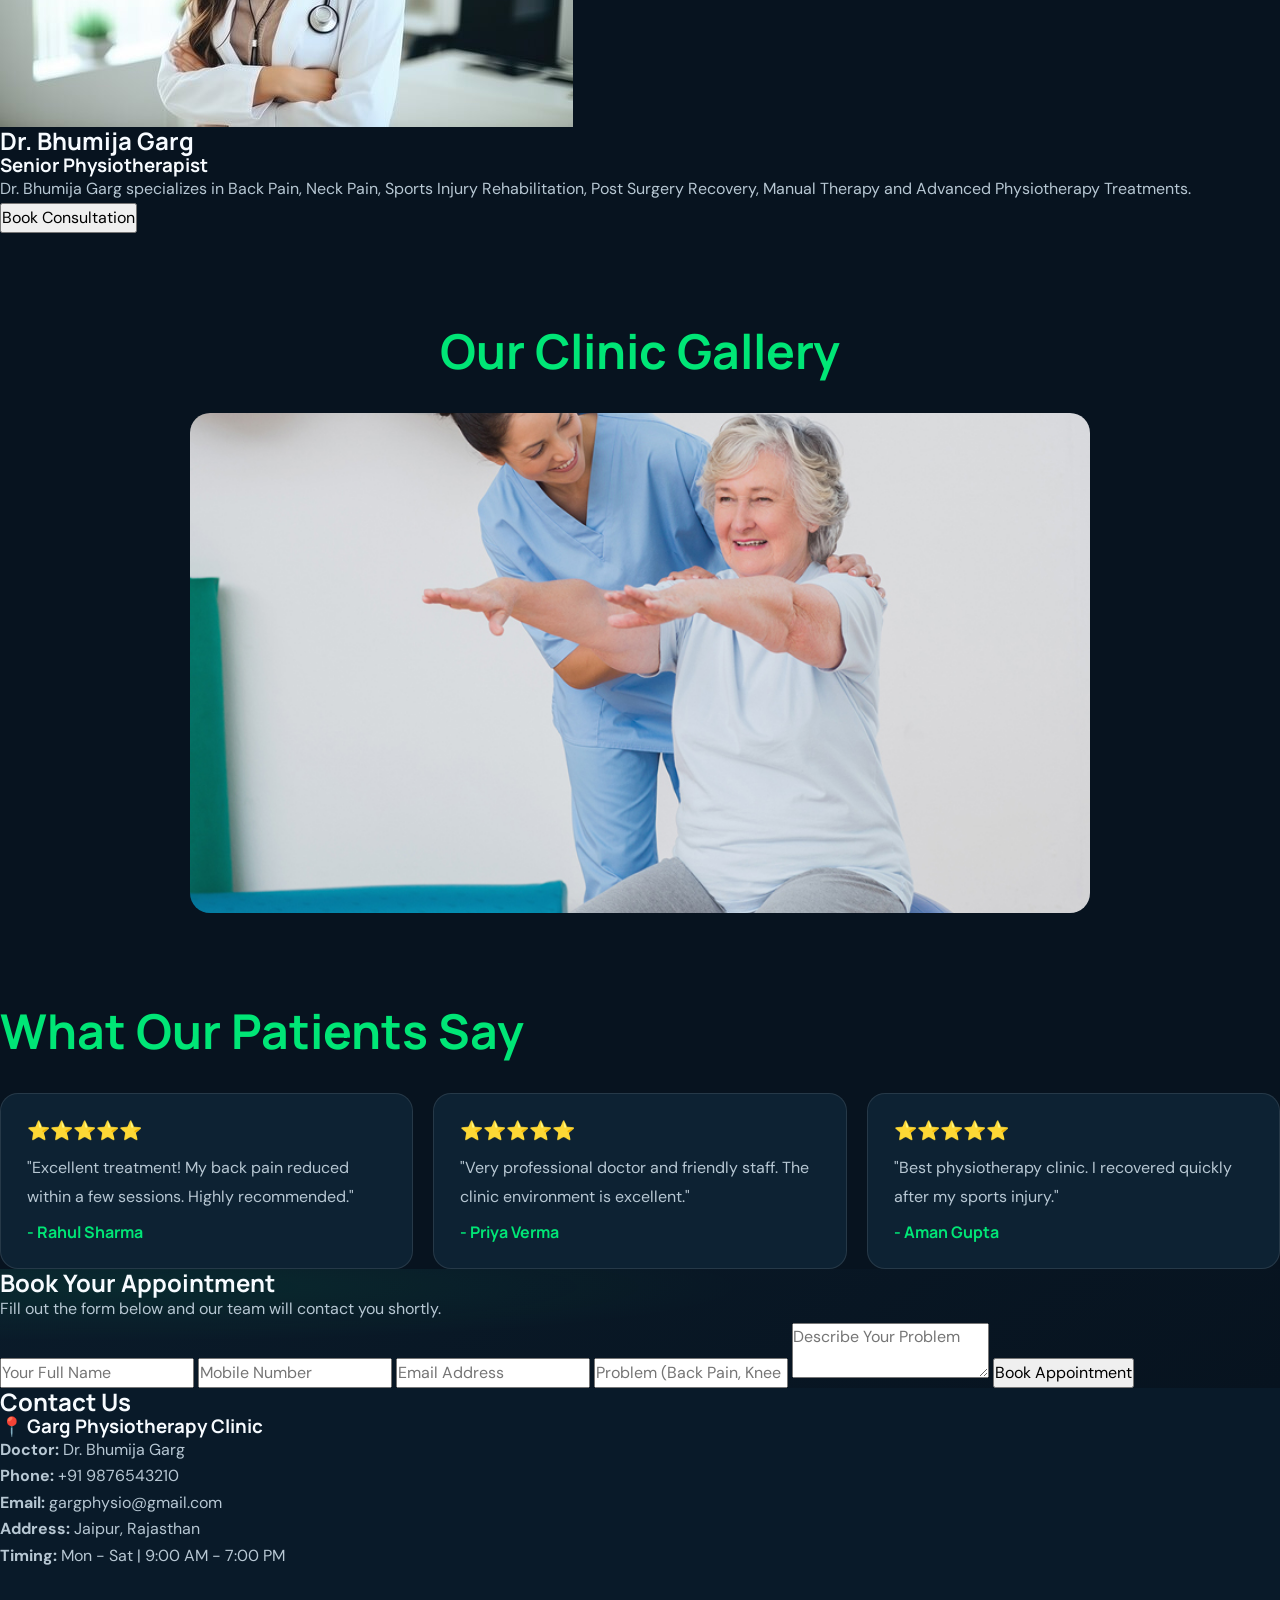
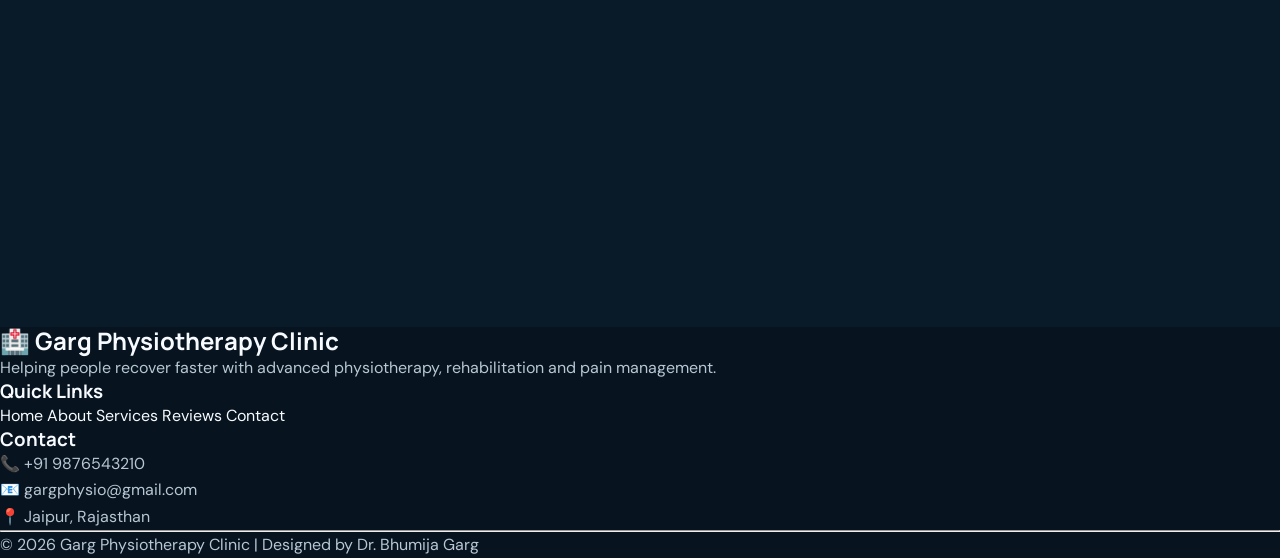
<file: index_backup.html.html>
<!DOCTYPE html>
<html lang="en">

<head>
    <meta charset="UTF-8">
    <meta name="viewport" content="width=device-width, initial-scale=1.0">

    <title>Garg Physiotherapy Clinic | Dr. Bhumija Garg</title>

    <link rel="stylesheet" href="style.css">

    <link href="https://fonts.googleapis.com/css2?family=Poppins:wght@300;400;500;600;700&display=swap" rel="stylesheet">
</head>

<body>

<!-- WhatsApp Button -->

<a href="https://wa.me/919876543210" class="whatsapp" target="_blank">
    💬
</a>

<!-- Navigation -->

<nav>

   <h2 class="logo">
    🏥 Garg Physio
</h2>

    <!-- Hamburger Button -->
    <div class="menu-toggle" id="menu-toggle">
        ☰
    </div>

    <ul id="nav-links">

        <li><a href="#home">Home</a></li>

        <li><a href="#about">About</a></li>

        <li><a href="#services">Services</a></li>

        <li><a href="#doctor">Doctor</a></li>

        <li><a href="#gallery">Gallery</a></li>

        <li><a href="#reviews">Reviews</a></li>

        <li><a href="#appointment">Appointment</a></li>

        <li><a href="#contact">Contact</a></li>

    </ul>

</nav>

<!-- Hero Section -->

<section class="hero hidden" id="home">

    <div class="left">

        <h1>
            Recover Faster.<br>
            Live Pain Free.
        </h1>

        <p>
            Professional Physiotherapy Treatment for Back Pain,
            Neck Pain, Sports Injury & Rehabilitation.
        </p>

        <button>Book Appointment</button>

    </div>

    <div class="right">

        <img src="images/doctor.jpg" alt="Doctor">

    </div>

</section>

<!-- About Section -->

<section class="about hidden" id="about">

    <div class="about-left">

        <h2>About Garg Physiotherapy Clinic</h2>

        <p>
            We provide advanced physiotherapy treatment using modern
            equipment and evidence-based techniques. Our goal is to
            reduce pain, improve movement and help every patient
            recover quickly.
        </p>

        <div class="stats">

            <div class="box">
               <h3 class="counter" data-target="1000">0</h3>
                <span>Happy Patients</span>
            </div>

            <div class="box">
                <h3 class="counter" data-target="15">0</h3>
                <span>Years Experience</span>
            </div>

            <div class="box">
                <h3 class="counter" data-target="98">0</h3>
                <span>Recovery Rate</span>
            </div>

            <div class="box">
                <h3>24×7</h3>
                <span>Support</span>
            </div>

        </div>

    </div>

</section> 


<!-- Services Section -->

<section class="services hidden" id="services">

    <h2>Our Physiotherapy Services</h2>

    <div class="service-grid">

        <div class="service-card">
            <h3>🦴 Back Pain</h3>
            <p>Effective treatment for chronic and acute back pain.</p>
        </div>

        <div class="service-card">
            <h3>💪 Sports Injury</h3>
            <p>Fast recovery programs for athletes and sports persons.</p>
        </div>

        <div class="service-card">
            <h3>🦵 Knee Pain</h3>
            <p>Advanced therapy for knee pain and joint stiffness.</p>
        </div>

        <div class="service-card">
            <h3>🧠 Neck Pain</h3>
            <p>Modern techniques to relieve neck pain and improve posture.</p>
        </div>

        <div class="service-card">
            <h3>🤲 Manual Therapy</h3>
            <p>Hands-on treatment to restore movement and reduce pain.</p>
        </div>

        <div class="service-card">
            <h3>🏃 Rehabilitation</h3>
            <p>Complete rehabilitation after surgery or injury.</p>
        </div>

    </div>

</section>

<!-- Doctor Section -->

<section class="doctor hidden" id="doctor">

    <div class="doctor-image">
        <img src="images/doctor.jpg" alt="Dr. Bhumija Garg">
    </div>

    <div class="doctor-info">

        <h2>Dr. Bhumija Garg</h2>

        <h3>Senior Physiotherapist</h3>

        <p>
            Dr. Bhumija Garg specializes in Back Pain, Neck Pain,
            Sports Injury Rehabilitation, Post Surgery Recovery,
            Manual Therapy and Advanced Physiotherapy Treatments.
        </p>

        <button>Book Consultation</button>

    </div>

</section>

<!-- Gallery Section -->

<section class="gallery hidden" id="gallery">

    <h2>Our Clinic Gallery</h2>

    <div class="slider">

   <img id="slider-image" src="images/gallery1.jpg" alt="Clinic">

    </div>

</section>

<!-- Testimonials Section -->

<section class="testimonials hidden" id="reviews">

    <h2>What Our Patients Say</h2>

    <div class="testimonial-container">

        <div class="testimonial-card">
            <h3>⭐⭐⭐⭐⭐</h3>
            <p>
                "Excellent treatment! My back pain reduced within a few sessions.
                Highly recommended."
            </p>
            <h4>- Rahul Sharma</h4>
        </div>

        <div class="testimonial-card">
            <h3>⭐⭐⭐⭐⭐</h3>
            <p>
                "Very professional doctor and friendly staff.
                The clinic environment is excellent."
            </p>
            <h4>- Priya Verma</h4>
        </div>

        <div class="testimonial-card">
            <h3>⭐⭐⭐⭐⭐</h3>
            <p>
                "Best physiotherapy clinic. I recovered quickly after my sports injury."
            </p>
            <h4>- Aman Gupta</h4>
        </div>

    </div>

</section>

<!-- Appointment Section -->

<section class="appointment hidden" id="appointment">

    <h2>Book Your Appointment</h2>

    <p>
        Fill out the form below and our team will contact you shortly.
    </p>

    <form>

        <input type="text" placeholder="Your Full Name" required>

        <input type="tel" placeholder="Mobile Number" required>

        <input type="email" placeholder="Email Address">

        <input type="text" placeholder="Problem (Back Pain, Knee Pain etc.)">

        <textarea placeholder="Describe Your Problem"></textarea>

        <button type="submit">Book Appointment</button>

    </form>

</section>

<!-- Contact Section -->

<section class="contact hidden" id="contact">

    <h2>Contact Us</h2>

    <div class="contact-container">

        <div class="contact-info">

            <h3>📍 Garg Physiotherapy Clinic</h3>

            <p><strong>Doctor:</strong> Dr. Bhumija Garg</p>

            <p><strong>Phone:</strong> +91 9876543210</p>

            <p><strong>Email:</strong> gargphysio@gmail.com</p>

            <p><strong>Address:</strong> Jaipur, Rajasthan</p>

            <p><strong>Timing:</strong> Mon - Sat | 9:00 AM - 7:00 PM</p>

        </div>

        <div class="map">

            <iframe
                src="https://www.google.com/maps?q=Jaipur&output=embed"
                width="100%"
                height="350"
                style="border:0;border-radius:15px;"
                allowfullscreen
                loading="lazy">
            </iframe>

        </div>

    </div>

</section>

<!-- Footer -->

<footer>

    <div class="footer-container">

        <div class="footer-box">

            <h2>🏥 Garg Physiotherapy Clinic</h2>

            <p>
                Helping people recover faster with advanced physiotherapy,
                rehabilitation and pain management.
            </p>

        </div>

        <div class="footer-box">

            <h3>Quick Links</h3>

            <a href="#home">Home</a>
            <a href="#about">About</a>
            <a href="#services">Services</a>
            <a href="#reviews">Reviews</a>
            <a href="#contact">Contact</a>

        </div>

        <div class="footer-box">

            <h3>Contact</h3>

            <p>📞 +91 9876543210</p>
            <p>📧 gargphysio@gmail.com</p>
            <p>📍 Jaipur, Rajasthan</p>

        </div>

    </div>

    <hr>

    <p class="copyright">
        © 2026 Garg Physiotherapy Clinic | Designed by Dr. Bhumija Garg
    </p>

</footer>

<script src="script.js"></script>

</body>
</html>
</file>
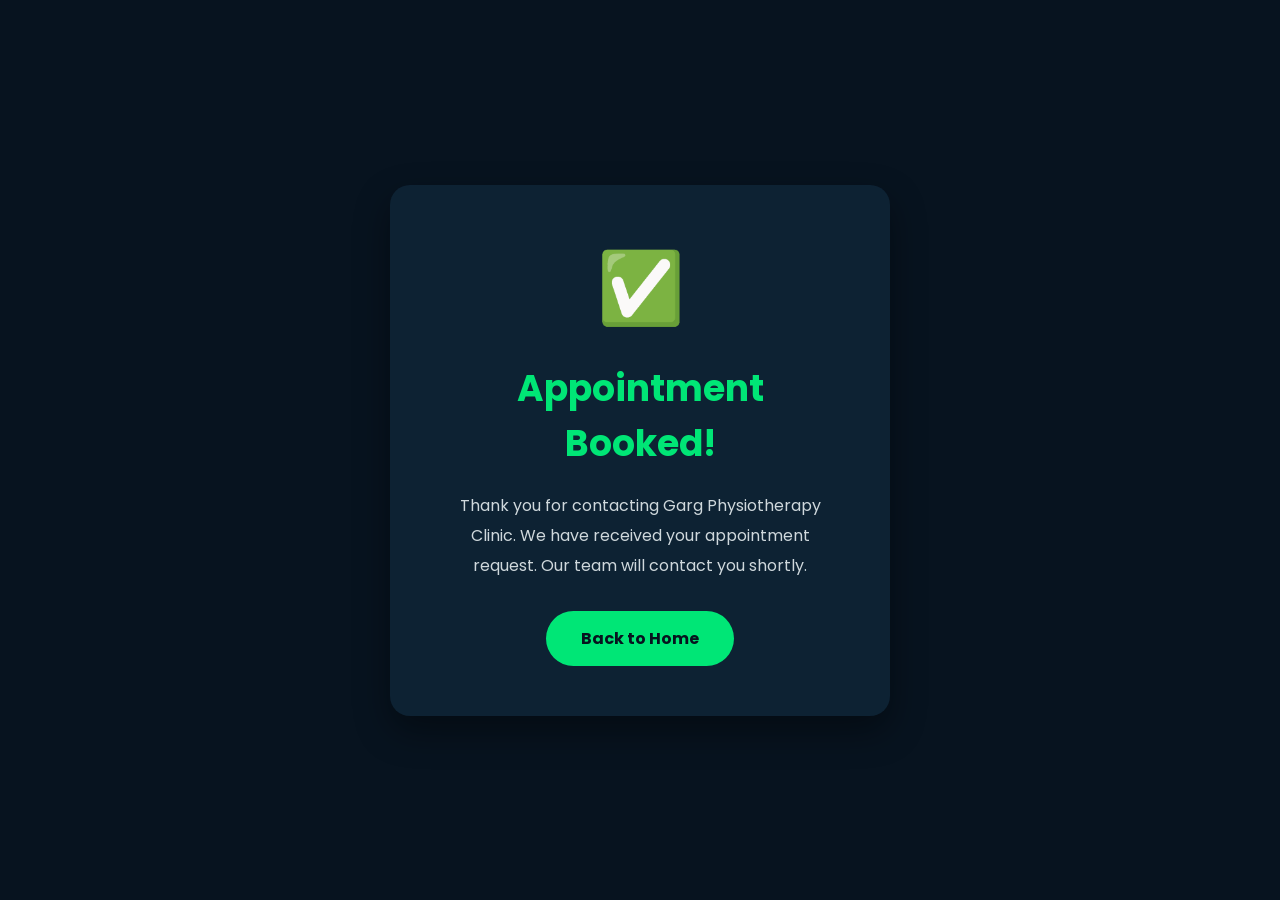
<file: thankyou.html>
<!DOCTYPE html>
<html lang="en">
<head>
<meta charset="UTF-8">
<meta name="viewport" content="width=device-width, initial-scale=1.0">
<title>Appointment Booked</title>

<link href="https://fonts.googleapis.com/css2?family=Poppins:wght@300;400;600;700&display=swap" rel="stylesheet">

<style>

*{
margin:0;
padding:0;
box-sizing:border-box;
font-family:Poppins,sans-serif;
}

body{
background:#07131f;
display:flex;
justify-content:center;
align-items:center;
height:100vh;
color:white;
}

.box{
background:#0d2233;
padding:50px;
border-radius:20px;
text-align:center;
width:90%;
max-width:500px;
box-shadow:0 15px 35px rgba(0,0,0,.4);
}

h1{
color:#00e676;
margin-bottom:20px;
font-size:36px;
}

p{
line-height:30px;
color:#cfd8dc;
margin-bottom:30px;
}

a{
display:inline-block;
padding:15px 35px;
background:#00e676;
color:#07131f;
text-decoration:none;
font-weight:bold;
border-radius:50px;
transition:.3s;
}

a:hover{
background:#00c853;
color:white;
}

.check{
font-size:70px;
margin-bottom:20px;
}

</style>

</head>

<body>

<div class="box">

<div class="check">✅</div>

<h1>Appointment Booked!</h1>

<p>
Thank you for contacting Garg Physiotherapy Clinic.
We have received your appointment request.
Our team will contact you shortly.
</p>

<a href="index.html">Back to Home</a>

</div>

</body>
</html>
</file>
<file: style.css>
/* GARG PHYSIOTHERAPY CLINIC — PREMIUM RESPONSIVE CSS
   Matches the restored index.html. Theme: deep navy + medical green. */
@import url('https://fonts.googleapis.com/css2?family=DM+Sans:wght@400;500;600;700&family=Manrope:wght@400;500;600;700;800&display=swap');
:root{--bg:#07131f;--soft:#0a1a29;--panel:#0d2233;--panel2:#102a3d;--green:#00e676;--green2:#00c853;--white:#f7fbff;--muted:#b7c7d3;--border:rgba(255,255,255,.1);--shadow:0 24px 70px rgba(0,0,0,.28);--radius:22px;--max:1180px}
*{margin:0;padding:0;box-sizing:border-box}html{scroll-behavior:smooth;scroll-padding-top:95px}body{min-width:320px;overflow-x:hidden;background:var(--bg);color:var(--white);font-family:'DM Sans',sans-serif;line-height:1.65}h1,h2,h3,h4,.logo-text{font-family:'Manrope',sans-serif;line-height:1.15}p{color:var(--muted)}a{color:inherit;text-decoration:none}button,input,select,textarea{font:inherit}button,a{-webkit-tap-highlight-color:transparent}img{display:block;max-width:100%}section{position:relative}::selection{color:var(--bg);background:var(--green)}:focus-visible{outline:2px solid var(--green);outline-offset:4px}
.section-padding{padding:110px max(5%,calc((100% - var(--max))/2))}.eyebrow{display:inline-flex;align-items:center;gap:10px;margin-bottom:22px;color:var(--green);font-size:.76rem;font-weight:800;letter-spacing:.16em;text-transform:uppercase}.eyebrow-dot{width:8px;height:8px;flex:0 0 8px;border-radius:50%;background:var(--green);box-shadow:0 0 16px #00e67699}.section-heading{margin-bottom:48px}.section-heading h2,.about .section-heading h2,.appointment-info h2,.approach h2,.doctor-details h2,.final-cta h2{font-size:clamp(2.25rem,4.5vw,3.7rem);font-weight:800;letter-spacing:-.055em}.section-heading h2 span,.about h2 span,.approach h2 span,.doctor-details h2 span,.appointment-info h2 span,.final-cta h2 span,.hero h1 span{color:var(--green)}.section-heading>p{max-width:650px;margin:18px auto 0;font-size:1.02rem}.centered{text-align:center}.centered .eyebrow{justify-content:center}
/* Loader */
.loader{position:fixed;inset:0;z-index:99999;display:grid;place-items:center;background:var(--bg);transition:opacity .55s,visibility .55s}.loader.loader-hidden{opacity:0;visibility:hidden;pointer-events:none}.loader-content{text-align:center}.loader-icon,.logo-icon{display:grid;place-items:center;background:var(--green);color:var(--bg);font-weight:800}.loader-icon{width:66px;height:66px;margin:0 auto 20px;border-radius:22px 22px 22px 6px;font-size:2rem;box-shadow:0 0 45px #00e67633}.loader-content h2{font-size:1.45rem;letter-spacing:.05em}.loader-content h2 span{color:var(--green)}.loader-content p{margin-top:8px;font-size:.9rem}.loader-line{width:190px;height:3px;margin:25px auto 0;overflow:hidden;border-radius:5px;background:#1b3344}.loader-line:after{content:"";display:block;width:45%;height:100%;background:var(--green);animation:loaderLine 1.2s ease-in-out infinite}@keyframes loaderLine{from{transform:translateX(-110%)}to{transform:translateX(240%)}}
/* Navbar */
.navbar{position:fixed;inset:0 0 auto;z-index:2000;min-height:84px;display:flex;align-items:center;justify-content:space-between;gap:25px;padding:14px max(5%,calc((100% - var(--max))/2));border-bottom:1px solid transparent;background:#07131fd1;backdrop-filter:blur(18px);transition:.3s}.navbar.scrolled{background:#05101bf5;border-color:var(--border);box-shadow:0 12px 35px #0003}.logo{display:inline-flex;align-items:center;gap:12px;flex-shrink:0}.logo-icon{width:47px;height:47px;border-radius:16px 16px 16px 5px;font-size:1.5rem}.logo-text h2{font-size:1.15rem;font-weight:800;letter-spacing:.02em}.logo-text h2 span{color:var(--green)}.logo-text p{margin-top:4px;font-size:.57rem;font-weight:700;letter-spacing:.14em}.nav-links{display:flex;align-items:center;justify-content:flex-end;gap:clamp(15px,2.2vw,30px)}.nav-links>a:not(.nav-appointment){color:#d4e0e9;font-size:.9rem;font-weight:600;transition:color .25s}.nav-links>a:hover,.nav-links>a.active{color:var(--green)}.nav-appointment{display:inline-flex;align-items:center;gap:13px;padding:12px 17px;border:1px solid #00e67673;border-radius:50px;color:var(--green);font-size:.85rem;font-weight:700;transition:.25s}.nav-appointment:hover{background:var(--green);color:var(--bg);transform:translateY(-2px)}.menu-toggle{display:none;width:44px;height:44px;padding:10px;border:1px solid var(--border);border-radius:12px;background:var(--panel);cursor:pointer}.menu-toggle span{display:block;width:100%;height:2px;margin:5px 0;border-radius:3px;background:var(--green);transition:.25s}.menu-toggle.active span:nth-child(1){transform:translateY(7px) rotate(45deg)}.menu-toggle.active span:nth-child(2){opacity:0}.menu-toggle.active span:nth-child(3){transform:translateY(-7px) rotate(-45deg)}
/* Buttons */
.btn{display:inline-flex;align-items:center;justify-content:center;gap:16px;min-height:52px;padding:15px 24px;border:1px solid transparent;border-radius:50px;font-size:.94rem;font-weight:800;cursor:pointer;transition:transform .25s,background .25s,box-shadow .25s,color .25s}.btn span{font-size:1.1rem}.btn:hover{transform:translateY(-3px)}.btn-primary{color:#03140c;background:var(--green);box-shadow:0 10px 30px #00e67629}.btn-primary:hover{background:#35f69a;box-shadow:0 14px 35px #00e67645}.btn-outline{border-color:#ffffff33;color:var(--white);background:#ffffff06}.btn-outline:hover{border-color:var(--green);color:var(--green)}
/* Hero */
.hero{min-height:760px;display:grid;grid-template-columns:1.04fr .96fr;align-items:center;gap:45px;padding:155px max(5%,calc((100% - var(--max))/2)) 105px;overflow:hidden}.hero-background{position:absolute;inset:0;z-index:-1;background:radial-gradient(ellipse at 77% 43%,#00e6761f,transparent 35%),radial-gradient(ellipse at 12% 20%,#1c5e7e29,transparent 42%),linear-gradient(135deg,#07131f,#091b2b 65%,#07131f)}.hero-content{position:relative;z-index:2}.hero h1{max-width:700px;font-size:clamp(3.1rem,6vw,5.35rem);font-weight:800;line-height:1.04;letter-spacing:-.075em}.hero-description{max-width:560px;margin-top:26px;font-size:1.08rem;line-height:1.9}.hero-buttons{display:flex;flex-wrap:wrap;gap:13px;margin-top:30px}.hero-note{display:flex;align-items:center;gap:12px;margin-top:30px}.note-icon{display:grid;place-items:center;width:30px;height:30px;border-radius:50%;color:var(--green);background:#00e6761f}.hero-note p{font-size:.85rem}.hero-visual{position:relative;min-height:460px;display:grid;place-items:center}.hero-circle{position:absolute;width:min(90%,440px);aspect-ratio:1;border:1px solid #00e67638;border-radius:50%;background:radial-gradient(circle,#00e67617,transparent 67%)}.hero-image-wrap{position:relative;z-index:1;width:min(90%,400px);min-height:400px;display:grid;place-items:center;overflow:hidden;border:1px solid #ffffff24;border-radius:180px 180px 30px 30px;background:linear-gradient(150deg,#16384a,#0d2233);box-shadow:var(--shadow)}.hero-doctor-image{position:relative;z-index:2;width:100%;height:100%;min-height:400px;object-fit:cover;object-position:center top}.image-placeholder{position:absolute;inset:0;display:flex;flex-direction:column;align-items:center;justify-content:center;gap:10px;color:var(--green)}.image-placeholder span{font-size:7rem;font-weight:800;opacity:.65}.image-placeholder p{font-size:.9rem}.floating-card{position:absolute;z-index:3;display:flex;align-items:center;gap:12px;max-width:245px;padding:15px 17px;border:1px solid #ffffff1f;border-radius:16px;background:#081927ed;box-shadow:0 16px 40px #0005;backdrop-filter:blur(12px);animation:floatCard 4s ease-in-out infinite}.floating-card-top{top:65px;left:-10px}.floating-card-bottom{right:-5px;bottom:65px;animation-delay:-2s}.floating-icon{display:grid;place-items:center;width:38px;height:38px;flex-shrink:0;border-radius:12px;color:var(--green);background:#00e6761f;font-size:1.25rem}.floating-card strong,.floating-card small{display:block}.floating-card strong{font-size:.8rem}.floating-card small{margin-top:4px;color:var(--muted);font-size:.7rem}@keyframes floatCard{0%,100%{transform:translateY(0)}50%{transform:translateY(-8px)}}.hero-bottom{position:absolute;right:max(5%,calc((100% - var(--max))/2));bottom:25px;left:max(5%,calc((100% - var(--max))/2));display:flex;justify-content:space-between;gap:15px;padding-top:20px;border-top:1px solid var(--border);color:#78909f;font-size:.68rem;font-weight:800;letter-spacing:.17em}
/* Intro */
.intro-strip{display:grid;grid-template-columns:repeat(3,1fr);gap:25px;padding:32px max(5%,calc((100% - var(--max))/2));border-top:1px solid var(--border);border-bottom:1px solid var(--border);background:#091a29}.intro-item{display:flex;align-items:center;gap:18px}.intro-number{color:var(--green);font-size:1.1rem;font-weight:800}.intro-item h3{font-size:1rem}.intro-item p{margin-top:4px;font-size:.82rem}
/* About */
.about{background:var(--bg)}.about .section-heading{margin-bottom:35px}.about-grid{display:grid;grid-template-columns:.9fr 1.1fr;align-items:center;gap:65px}.about-image{position:relative;min-height:420px;overflow:hidden;border:1px solid var(--border);border-radius:26px;background:linear-gradient(145deg,#17374a,#0d2233)}.about-image>img{width:100%;height:470px;object-fit:cover;object-position:center top}.about-image-label{position:absolute;right:18px;bottom:18px;left:18px;display:flex;align-items:center;gap:12px;padding:15px;border:1px solid var(--border);border-radius:15px;background:#07131fe8;backdrop-filter:blur(12px)}.about-image-label>span{display:grid;place-items:center;width:42px;height:42px;border-radius:12px;color:var(--bg);background:var(--green);font-weight:800}.about-image-label strong,.about-image-label small{display:block}.about-image-label strong{font-size:.83rem}.about-image-label small{color:var(--muted);font-size:.75rem}.about-content .about-lead{margin-bottom:18px;color:var(--white);font-size:1.25rem;font-weight:700;line-height:1.6}.about-content>p:not(.about-lead){margin-bottom:15px;line-height:1.9}.about-points{display:grid;gap:12px;margin:24px 0}.about-point{display:flex;align-items:center;gap:12px}.about-point span{display:grid;place-items:center;width:25px;height:25px;flex-shrink:0;border-radius:50%;color:var(--green);background:#00e6761f;font-size:.8rem}.about-point p{color:#dce7ed;font-size:.92rem}.text-link{display:inline-flex;align-items:center;gap:12px;color:var(--green);font-weight:800}.text-link:hover{gap:17px}
/* Services */
.services{background:linear-gradient(180deg,#091a29,#07131f)}.services-grid{display:grid;grid-template-columns:repeat(3,1fr);gap:20px}.service-card{position:relative;min-height:280px;padding:28px;overflow:hidden;border:1px solid var(--border);border-radius:var(--radius);background:linear-gradient(145deg,#102a3dd9,#0a1a29e6);transition:transform .3s,border-color .3s,box-shadow .3s}.service-card:after{content:"";position:absolute;right:-50px;bottom:-65px;width:150px;height:150px;border:1px solid #00e67614;border-radius:50%;pointer-events:none}.service-card:hover{transform:translateY(-7px);border-color:#00e67680;box-shadow:0 20px 45px #0003}.service-icon{display:grid;place-items:center;width:48px;height:48px;margin-bottom:25px;border:1px solid #00e67633;border-radius:15px;color:var(--green);background:#00e6761f;font-size:1.45rem}.service-number{position:absolute;top:30px;right:28px;color:#526c7d;font-size:.8rem;font-weight:800}.service-card h3{margin-bottom:12px;font-size:1.15rem}.service-card p{margin-bottom:22px;font-size:.9rem;line-height:1.8}.service-link{display:inline-flex;align-items:center;gap:9px;color:var(--green);font-size:.85rem;font-weight:800}.service-link:hover{gap:14px}.service-card-highlight{border-color:#00e67652;background:linear-gradient(145deg,#00e6761a,#0d2233 75%)}
/* Approach */
.approach{display:grid;grid-template-columns:1fr 1fr;gap:70px;align-items:center;background:#0a1a29}.approach-content>p{max-width:490px;margin:22px 0 28px;line-height:1.9}.approach-steps{display:grid}.approach-step{display:flex;gap:22px;padding:25px 0;border-bottom:1px solid var(--border)}.approach-step:first-child{border-top:1px solid var(--border)}.approach-step>span{color:var(--green);font-size:.9rem;font-weight:800}.approach-step h3{margin-bottom:8px;font-size:1.1rem}.approach-step p{font-size:.9rem;line-height:1.8}
/* Doctor */
.doctor{background:var(--bg)}.doctor-grid{display:grid;grid-template-columns:.85fr 1.15fr;gap:70px;align-items:center}.doctor-photo{min-height:420px;overflow:hidden;border:1px solid var(--border);border-radius:28px;background:linear-gradient(140deg,#183a4d,#0d2233)}.doctor-photo img{width:100%;height:460px;object-fit:cover;object-position:center top}.doctor-details .doctor-role{margin:15px 0 24px;color:var(--green);font-weight:800}.doctor-details>p:not(.doctor-role){margin-bottom:16px;line-height:1.9}.doctor-details .btn{margin-top:12px}
/* Appointment */
.appointment{background:radial-gradient(ellipse at 10% 15%,#00e67614,transparent 38%),linear-gradient(145deg,#0a1b2a,#07131f)}.appointment-grid{display:grid;grid-template-columns:.85fr 1.15fr;gap:65px;align-items:start}.appointment-info{position:sticky;top:125px}.appointment-info>p{margin-top:22px;line-height:1.9}.appointment-note{display:flex;gap:12px;margin-top:28px;padding:17px;border:1px solid var(--border);border-radius:15px;background:#ffffff06}.appointment-note span{color:var(--green)}.appointment-note p{font-size:.83rem;line-height:1.75}.appointment-form{padding:clamp(24px,4vw,42px);border:1px solid var(--border);border-radius:26px;background:#0d2233d9;box-shadow:var(--shadow)}.appointment-form h3{font-size:1.6rem}.form-subtitle{margin:8px 0 28px;font-size:.9rem}.form-row{display:grid;grid-template-columns:1fr 1fr;gap:17px}.form-group{display:flex;flex-direction:column;gap:8px;margin-bottom:19px}.form-group label{color:#e1ebf1;font-size:.85rem;font-weight:700}.form-group input,.form-group select,.form-group textarea{width:100%;min-width:0;padding:14px 15px;border:1px solid #ffffff1f;border-radius:12px;outline:none;color:var(--white);background:#081a29;transition:border-color .2s,box-shadow .2s}.form-group input,.form-group select{min-height:51px}.form-group select{color-scheme:dark}.form-group textarea{min-height:115px;resize:vertical}.form-group input::placeholder,.form-group textarea::placeholder{color:#71899a}.form-group input:focus,.form-group select:focus,.form-group textarea:focus{border-color:var(--green);box-shadow:0 0 0 3px #00e67614}.form-submit{width:100%;border:0}.form-privacy{margin-top:14px;text-align:center;font-size:.76rem;line-height:1.7}
/* Contact */
.contact{background:#091a29}.contact-grid{display:grid;grid-template-columns:repeat(3,1fr);gap:20px;margin-bottom:35px}.contact-card{padding:28px;border:1px solid var(--border);border-radius:20px;background:#0d2233b8}.contact-icon{display:grid;place-items:center;width:46px;height:46px;margin-bottom:20px;border-radius:14px;color:var(--green);background:#00e6761f;font-size:1.45rem}.contact-card h3{margin-bottom:10px;font-size:1.1rem}.contact-card p{min-height:55px;margin-bottom:15px;font-size:.88rem;line-height:1.8}.contact-card a{color:var(--green);font-size:.85rem;font-weight:800}.contact-card a:hover{text-decoration:underline}.map-wrapper{overflow:hidden;border:1px solid var(--border);border-radius:22px;background:var(--panel)}.map-heading{display:flex;align-items:center;justify-content:space-between;gap:15px;padding:18px 22px}.map-heading>div{display:flex;align-items:center;gap:10px;color:#dbe7ed;font-size:.75rem;font-weight:800;letter-spacing:.1em}.map-heading a{color:var(--green);font-size:.82rem;font-weight:700}.map-wrapper iframe{display:block;filter:grayscale(.25) contrast(.95)}
/* Final CTA */
.final-cta{position:relative;margin:0 max(5%,calc((100% - var(--max))/2));padding:75px 8%;overflow:hidden;border:1px solid #00e67640;border-radius:30px;background:radial-gradient(circle at 85% 50%,#00e67621,transparent 35%),linear-gradient(135deg,#102a3d,#0a1b2a)}.final-cta-content{position:relative;z-index:1}.final-cta h2{font-size:clamp(2.3rem,4.5vw,3.7rem)}.final-cta p{margin:18px 0 25px}.cta-decoration{position:absolute;top:-90px;right:5%;color:#00e6760f;font-size:25rem;font-weight:800;line-height:1;pointer-events:none}
/* Footer */
.footer{margin-top:100px;padding:65px max(5%,calc((100% - var(--max))/2)) 20px;background:#050f19}.footer-main{display:grid;grid-template-columns:1.5fr 1fr 1fr;gap:60px;padding-bottom:50px}.footer-description{max-width:330px;margin-top:20px;font-size:.9rem;line-height:1.9}.footer-links{display:flex;flex-direction:column;align-items:flex-start;gap:13px}.footer-links h3{margin-bottom:7px;font-size:1rem}.footer-links a{color:var(--muted);font-size:.88rem;transition:color .2s,transform .2s}.footer-links a:hover{color:var(--green);transform:translateX(4px)}.footer-bottom{display:flex;justify-content:space-between;gap:20px;padding-top:20px;border-top:1px solid var(--border)}.footer-bottom p,.footer-bottom a{font-size:.78rem}.footer-bottom a{color:var(--green)}
/* Floating WhatsApp */
.whatsapp-float{position:fixed;right:24px;bottom:24px;z-index:1500;display:grid;place-items:center;width:58px;height:58px;border:2px solid #ffffffb3;border-radius:50%;color:#fff;background:#25d366;box-shadow:0 10px 30px #0005;transition:transform .25s,box-shadow .25s}.whatsapp-float:hover{transform:translateY(-4px) scale(1.04);box-shadow:0 12px 35px #25d3664d}
/* Scroll reveal support */
.reveal,.hidden{opacity:0;transform:translateY(24px);transition:opacity .7s ease,transform .7s ease}.reveal.active,.hidden.show,.show{opacity:1;transform:translateY(0)}
/* Legacy classes retained in case older sections are still in the HTML */
.stats{display:grid;grid-template-columns:repeat(4,1fr);gap:20px;margin-top:35px}.box,.testimonial-card,.why-card{border:1px solid var(--border);border-radius:18px;background:var(--panel);transition:transform .25s,border-color .25s}.box{padding:25px;text-align:center}.box h3{color:var(--green);font-size:2rem}.box span{color:var(--muted)}.testimonial-container,.why-grid{display:grid;grid-template-columns:repeat(3,1fr);gap:20px}.testimonial-card,.why-card{padding:26px}.testimonial-card h4,.why-card h3{color:var(--green)}.testimonial-card p,.why-card p{margin:12px 0;line-height:1.8}.gallery{padding:90px 5%;text-align:center}.gallery h2,.testimonials h2,.why-us h2,.google-reviews h2,.rating h2{margin-bottom:35px;color:var(--green);font-size:clamp(2rem,4vw,3rem)}.slider{max-width:900px;margin:auto}.slider img{width:100%;max-height:500px;object-fit:cover;border-radius:20px}.faq{max-width:900px;margin:auto;padding:80px 5%}.faq h2{margin-bottom:30px;text-align:center;color:var(--green)}.faq-item{margin-bottom:12px;overflow:hidden;border:1px solid var(--border);border-radius:12px;background:var(--panel)}.faq-question{width:100%;padding:18px;text-align:left;color:var(--white);background:transparent;border:0;cursor:pointer}.faq-question:hover{color:var(--green);background:transparent;box-shadow:none;transform:none}.faq-answer{display:none;padding:0 18px 18px}.faq-item.active .faq-answer{display:block}.google-reviews,.rating{padding:65px 5%;text-align:center}.review-buttons{display:flex;justify-content:center;flex-wrap:wrap;gap:15px}.contact-link{color:var(--green)}.direction-btn{margin-top:20px;text-align:center}.social-icons{display:flex;justify-content:center;align-items:center;gap:15px;margin-top:18px}.social-icons a{display:grid;place-items:center;width:44px;height:44px;border-radius:50%;background:var(--panel)}.social-icons a:hover{color:var(--bg);background:var(--green)}.emergency-banner{padding:12px;text-align:center;color:#fff;background:#a92e37}.emergency-banner a{color:#fff;font-weight:800}.call-btn,.back-top{position:fixed;right:24px;z-index:1400;display:grid;place-items:center;border-radius:50%;box-shadow:0 10px 25px #0005}.call-btn{bottom:94px;width:52px;height:52px;color:#fff;background:#1677e8}.back-top{bottom:158px;width:45px;height:45px;color:var(--bg);background:var(--green)}#progress-bar{position:fixed;top:0;left:0;z-index:10000;width:0;height:3px;background:var(--green)}#lightbox{position:fixed;inset:0;z-index:10000;display:none;align-items:center;justify-content:center;background:#000e}#lightbox img{max-width:90%;max-height:85%;border-radius:14px}#close-lightbox{position:absolute;top:20px;right:30px;color:#fff;font-size:2.5rem;cursor:pointer}
/* Tablet */
@media(max-width:1000px){.navbar{padding-inline:4%}.nav-links{gap:14px}.nav-links>a:not(.nav-appointment){font-size:.82rem}.nav-appointment{padding:10px 12px;font-size:.78rem}.hero{gap:20px;padding-inline:5%}.hero h1{font-size:clamp(3rem,6vw,4.5rem)}.about-grid,.doctor-grid,.appointment-grid{gap:35px}.section-padding{padding-top:85px;padding-bottom:85px}.services-grid{grid-template-columns:repeat(2,1fr)}}
/* Mobile navigation and layout */
@media(max-width:760px){html{scroll-padding-top:80px}.navbar{min-height:76px;padding:12px 5%}.logo-icon{width:42px;height:42px;border-radius:13px 13px 13px 5px}.logo-text h2{font-size:1rem}.logo-text p{font-size:.49rem}.menu-toggle{display:block;flex-shrink:0}.nav-links{position:absolute;top:calc(100% + 1px);right:0;left:0;display:flex;flex-direction:column;align-items:stretch;gap:0;max-height:0;padding:0 5%;overflow:hidden;border-bottom:1px solid transparent;background:#05101bf7;opacity:0;visibility:hidden;transition:max-height .35s ease,opacity .25s ease,padding .35s ease,visibility .25s}.nav-links.active{max-height:420px;padding-top:12px;padding-bottom:18px;border-color:var(--border);opacity:1;visibility:visible}.nav-links>a:not(.nav-appointment){padding:13px 4px;font-size:.95rem}.nav-appointment{justify-content:center;margin-top:10px;padding:13px}.hero{min-height:auto;grid-template-columns:1fr;gap:20px;padding:125px 5% 85px;text-align:center}.hero-content{max-width:650px;margin:auto}.hero .eyebrow{justify-content:center}.hero h1{font-size:clamp(2.8rem,11vw,4.6rem)}.hero-description{margin-inline:auto;font-size:1rem}.hero-buttons{justify-content:center}.hero-note{justify-content:center}.hero-visual{min-height:390px;margin-top:10px}.hero-image-wrap{width:min(78%,350px);min-height:350px}.hero-doctor-image{min-height:350px}.floating-card-top{top:30px;left:0}.floating-card-bottom{right:0;bottom:30px}.hero-bottom{bottom:20px;font-size:.55rem;letter-spacing:.09em}.intro-strip{grid-template-columns:1fr;gap:20px;padding:28px 7%}.intro-item{justify-content:flex-start}.section-padding{padding:75px 5%}.section-heading{margin-bottom:35px}.section-heading h2,.about .section-heading h2,.appointment-info h2,.approach h2,.doctor-details h2,.final-cta h2{font-size:clamp(2.25rem,9vw,3.25rem)}.about-grid,.doctor-grid,.approach,.appointment-grid{grid-template-columns:1fr;gap:35px}.about-image{min-height:340px}.about-image>img{height:390px}.doctor-photo{min-height:340px}.doctor-photo img{height:390px}.services-grid{grid-template-columns:1fr}.service-card{min-height:0}.appointment-info{position:static}.contact-grid{grid-template-columns:1fr}.contact-card p{min-height:0}.final-cta{margin-inline:5%;padding:55px 7%}.cta-decoration{top:0;right:-5%;font-size:14rem}.footer{margin-top:75px;padding:50px 5% 20px}.footer-main{grid-template-columns:1fr 1fr;gap:35px 20px}.footer-brand{grid-column:1/-1}.footer-bottom{flex-direction:column;gap:10px}.stats{grid-template-columns:repeat(2,1fr)}.testimonial-container,.why-grid{grid-template-columns:1fr}.contact-container{grid-template-columns:1fr}.whatsapp-float{right:16px;bottom:16px;width:53px;height:53px}.call-btn{right:17px;bottom:80px}.back-top{right:20px;bottom:142px}}
@media(max-width:480px){.hero h1{font-size:2.75rem}.hero-buttons{flex-direction:column}.hero-buttons .btn{width:100%}.hero-visual{min-height:330px}.hero-image-wrap{width:78%;min-height:290px}.hero-doctor-image{min-height:290px}.floating-card{max-width:195px;padding:11px;gap:8px}.floating-card-top{top:15px;left:-4px}.floating-card-bottom{right:-4px;bottom:15px}.floating-card strong{font-size:.68rem}.floating-card small{font-size:.62rem}.floating-icon{width:31px;height:31px}.hero-bottom{gap:8px;font-size:.48rem}.form-row{grid-template-columns:1fr;gap:0}.appointment-form{padding:23px 17px}.form-submit{padding:14px 12px;font-size:.85rem}.map-heading{align-items:flex-start;flex-direction:column}.footer-main{grid-template-columns:1fr}.footer-brand{grid-column:auto}.footer-links{gap:11px}.stats{grid-template-columns:1fr 1fr;gap:12px}.box{padding:18px 12px}.box h3{font-size:1.6rem}.google-reviews h2,.rating h2{font-size:2rem}.btn{width:100%}.final-cta .btn{width:100%}}
@media(prefers-reduced-motion:reduce){*,*::before,*::after{scroll-behavior:auto!important;animation-duration:.01ms!important;animation-iteration-count:1!important;transition-duration:.01ms!important}}
</file>
